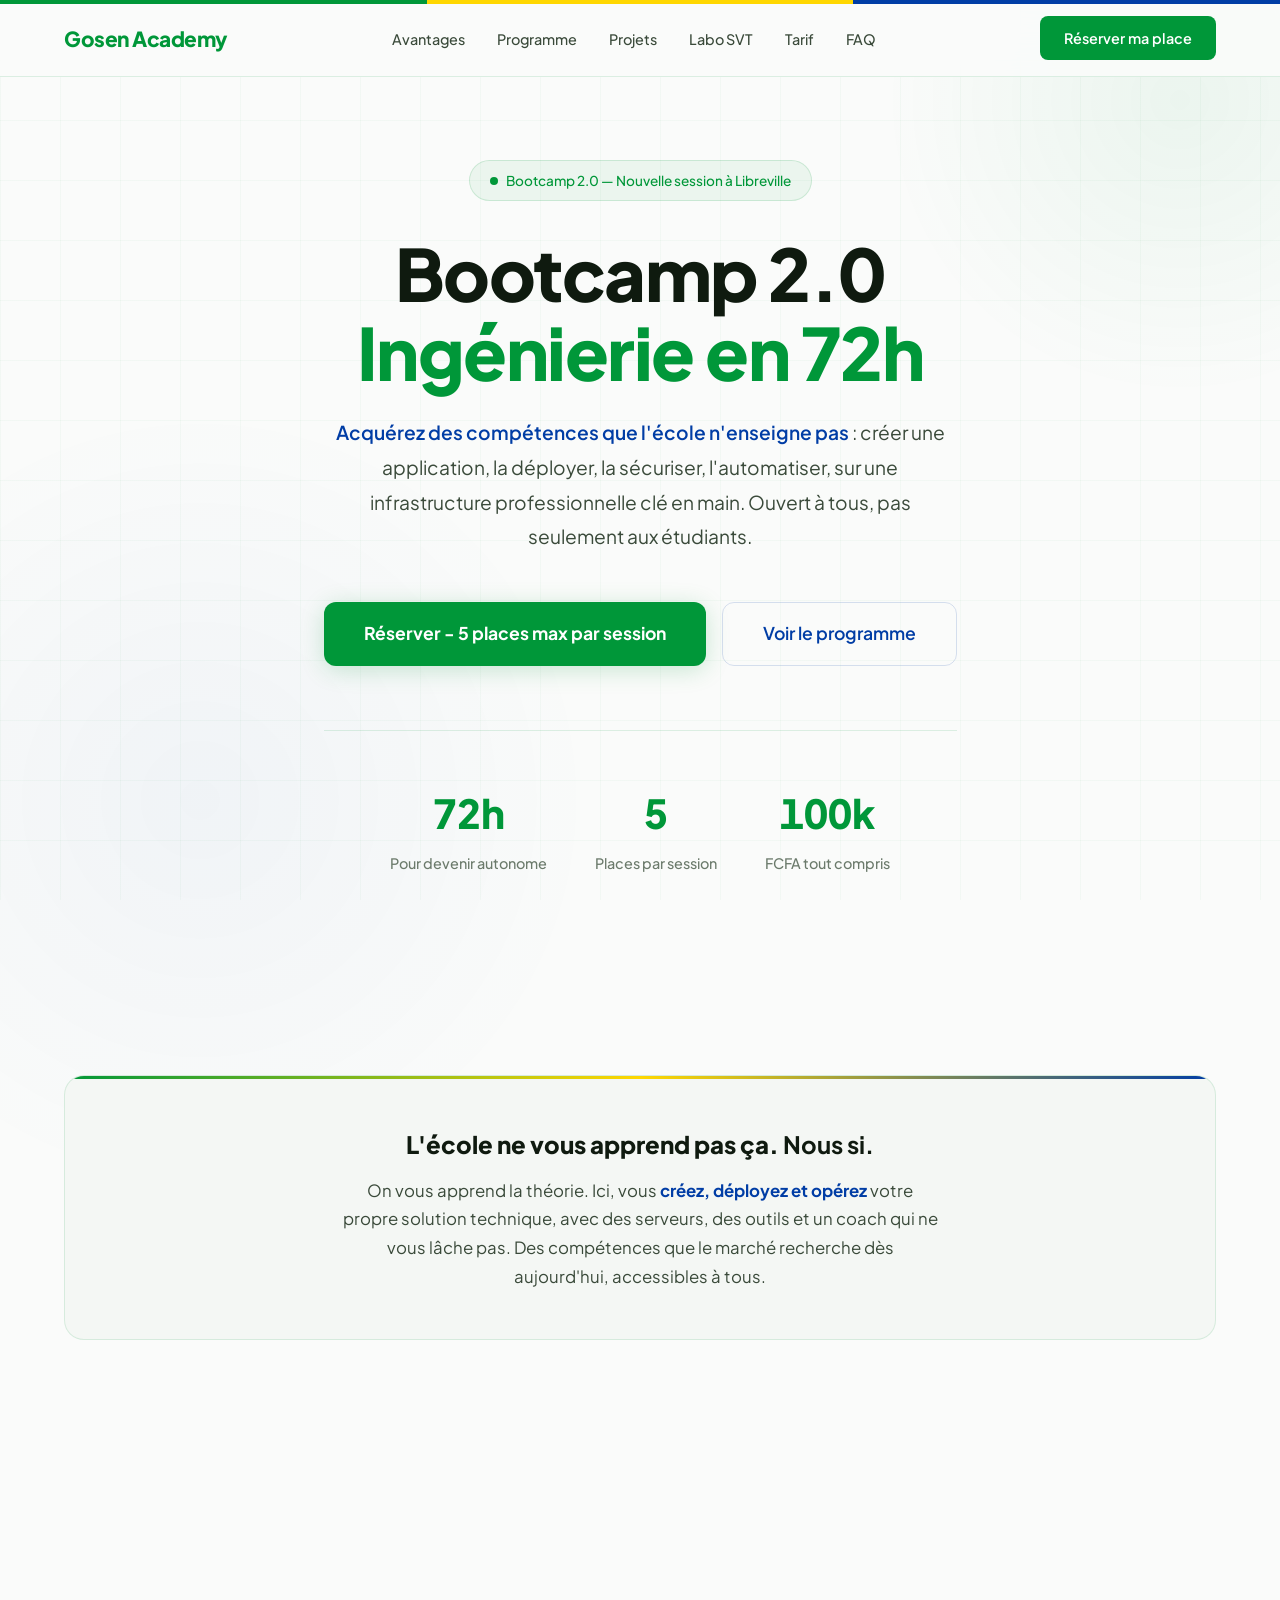
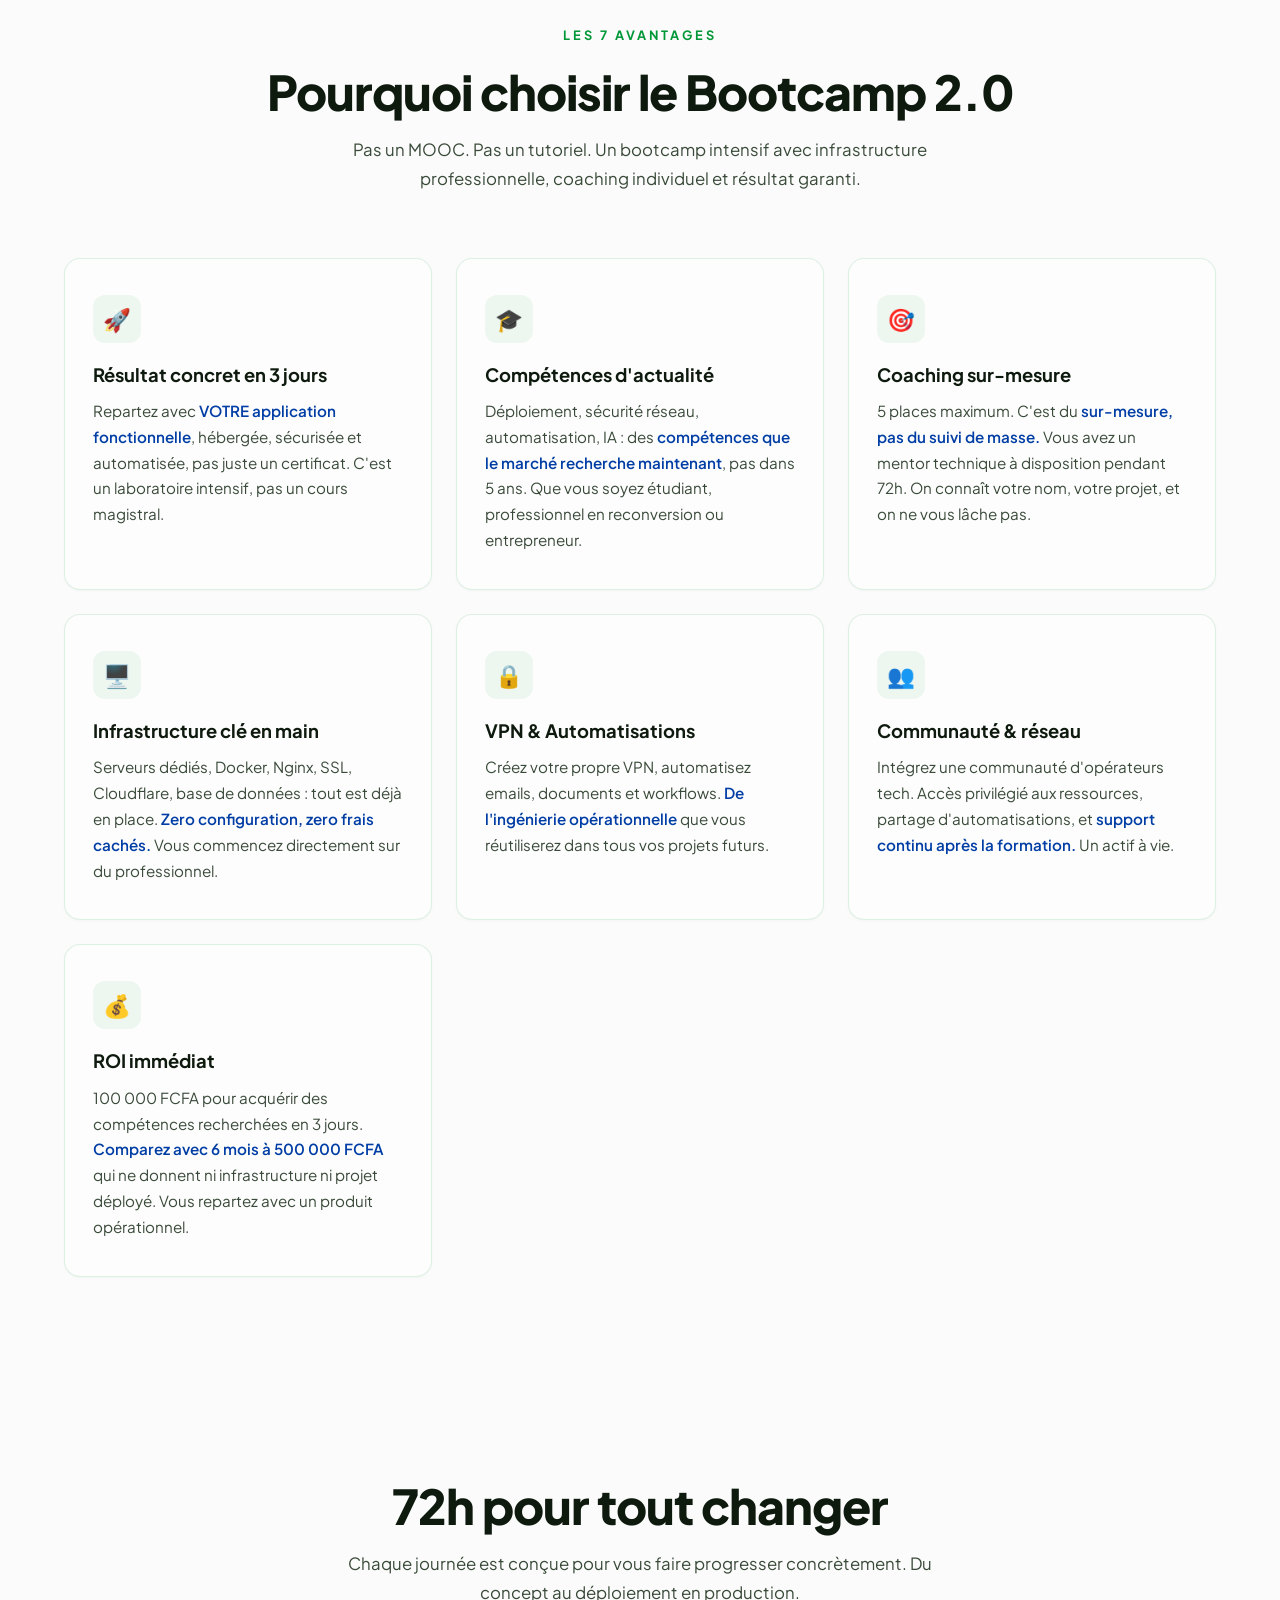
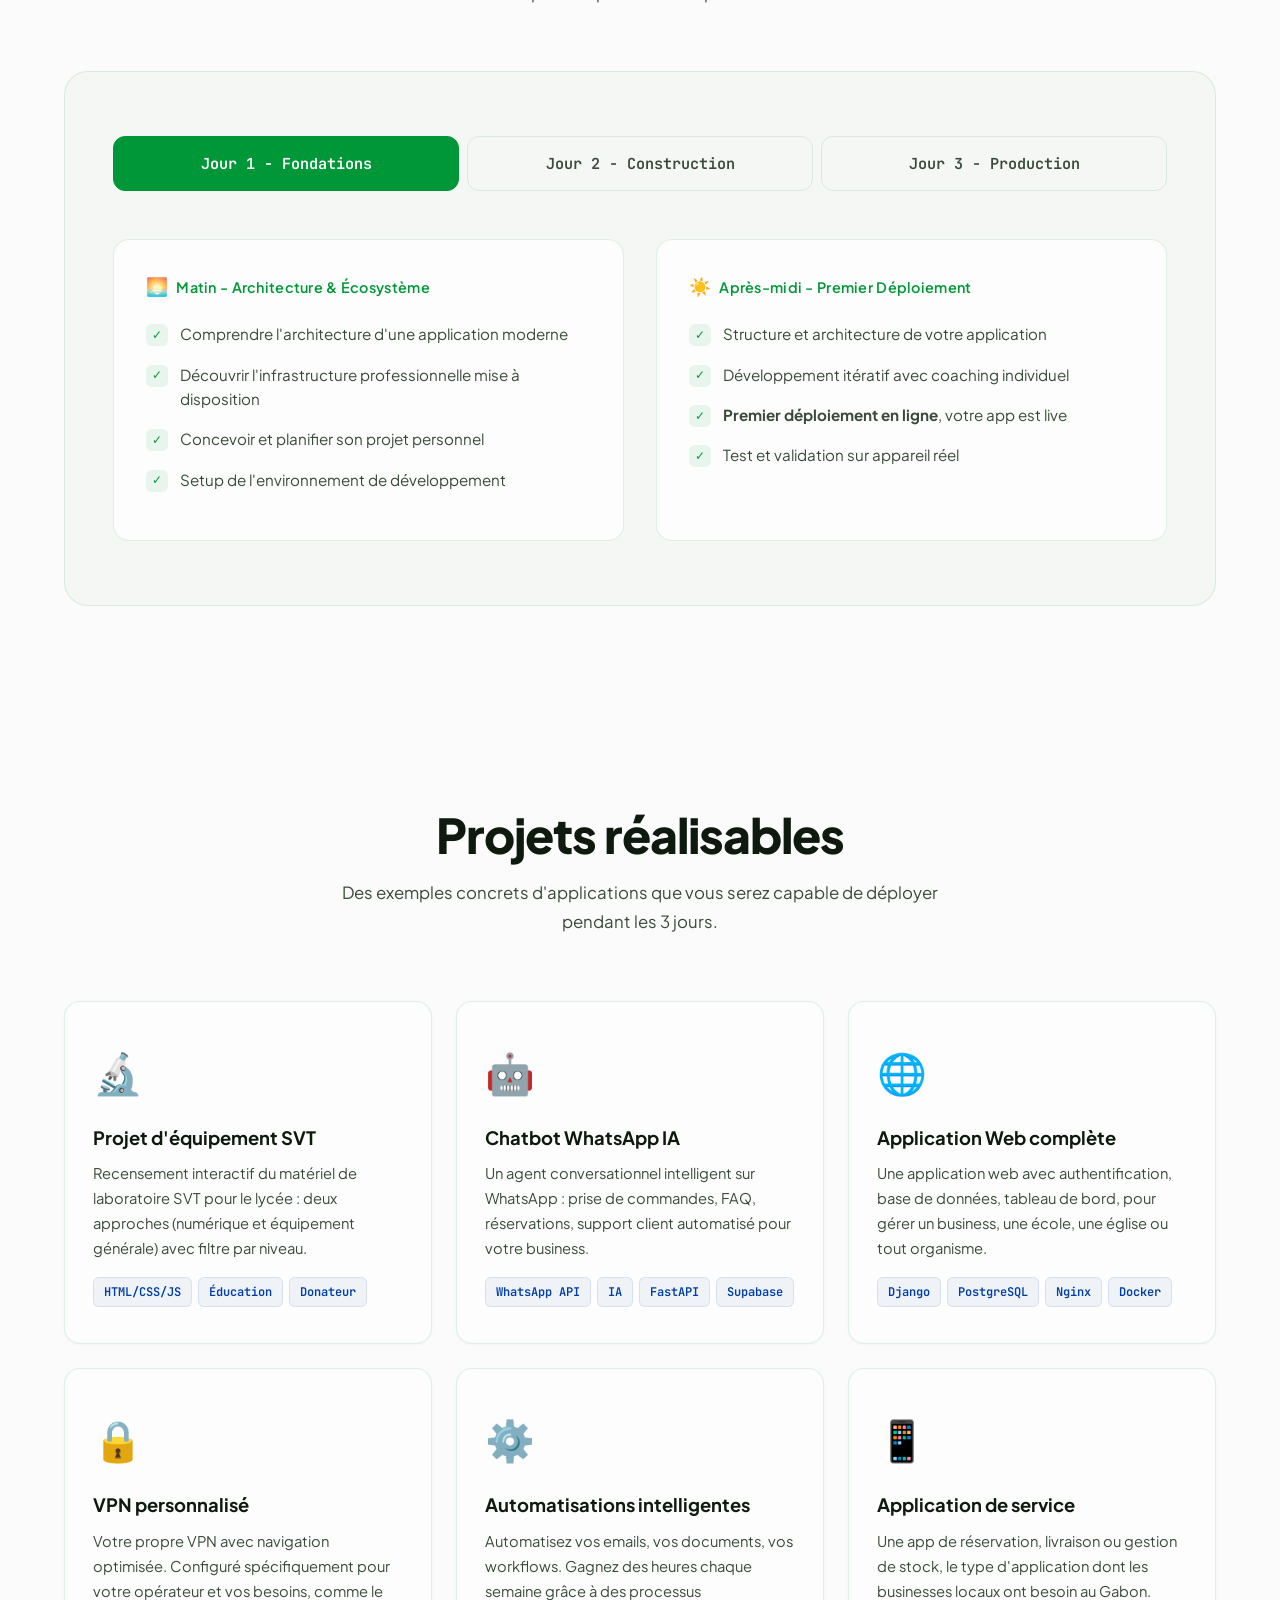
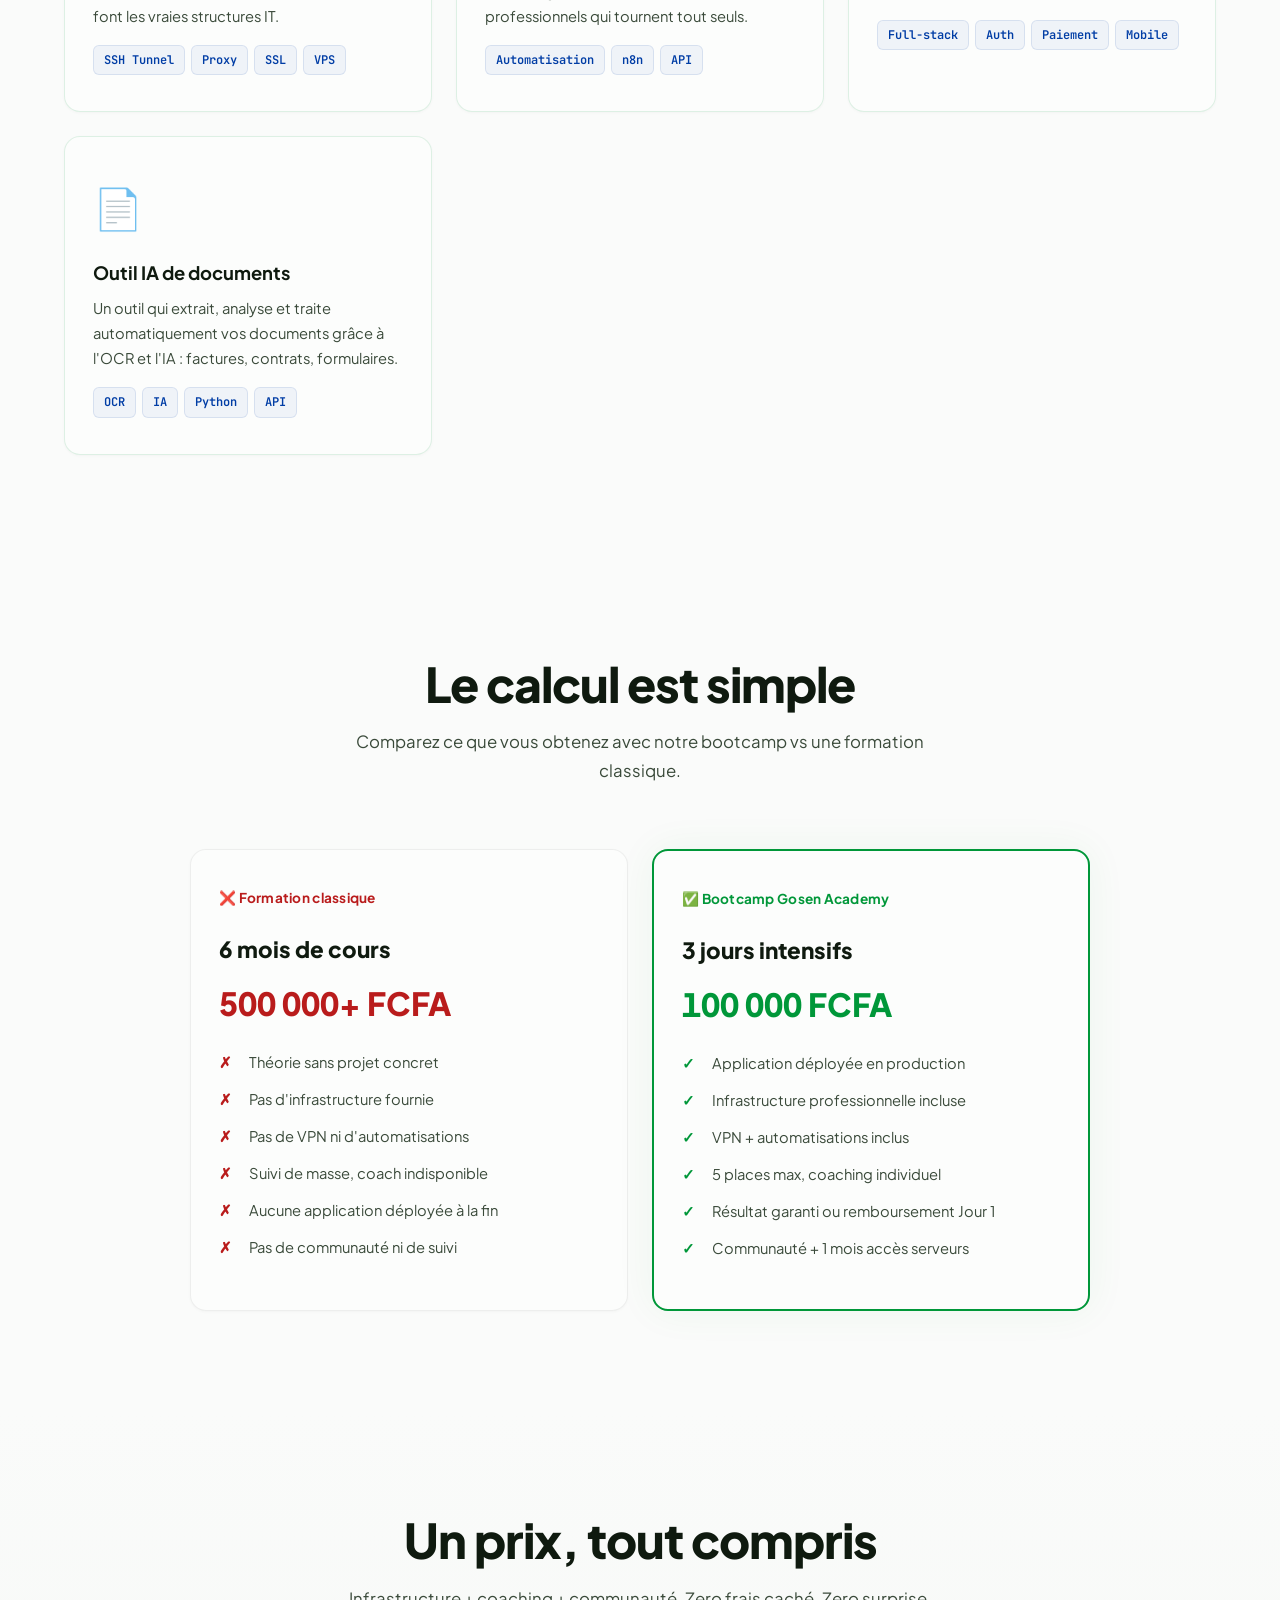
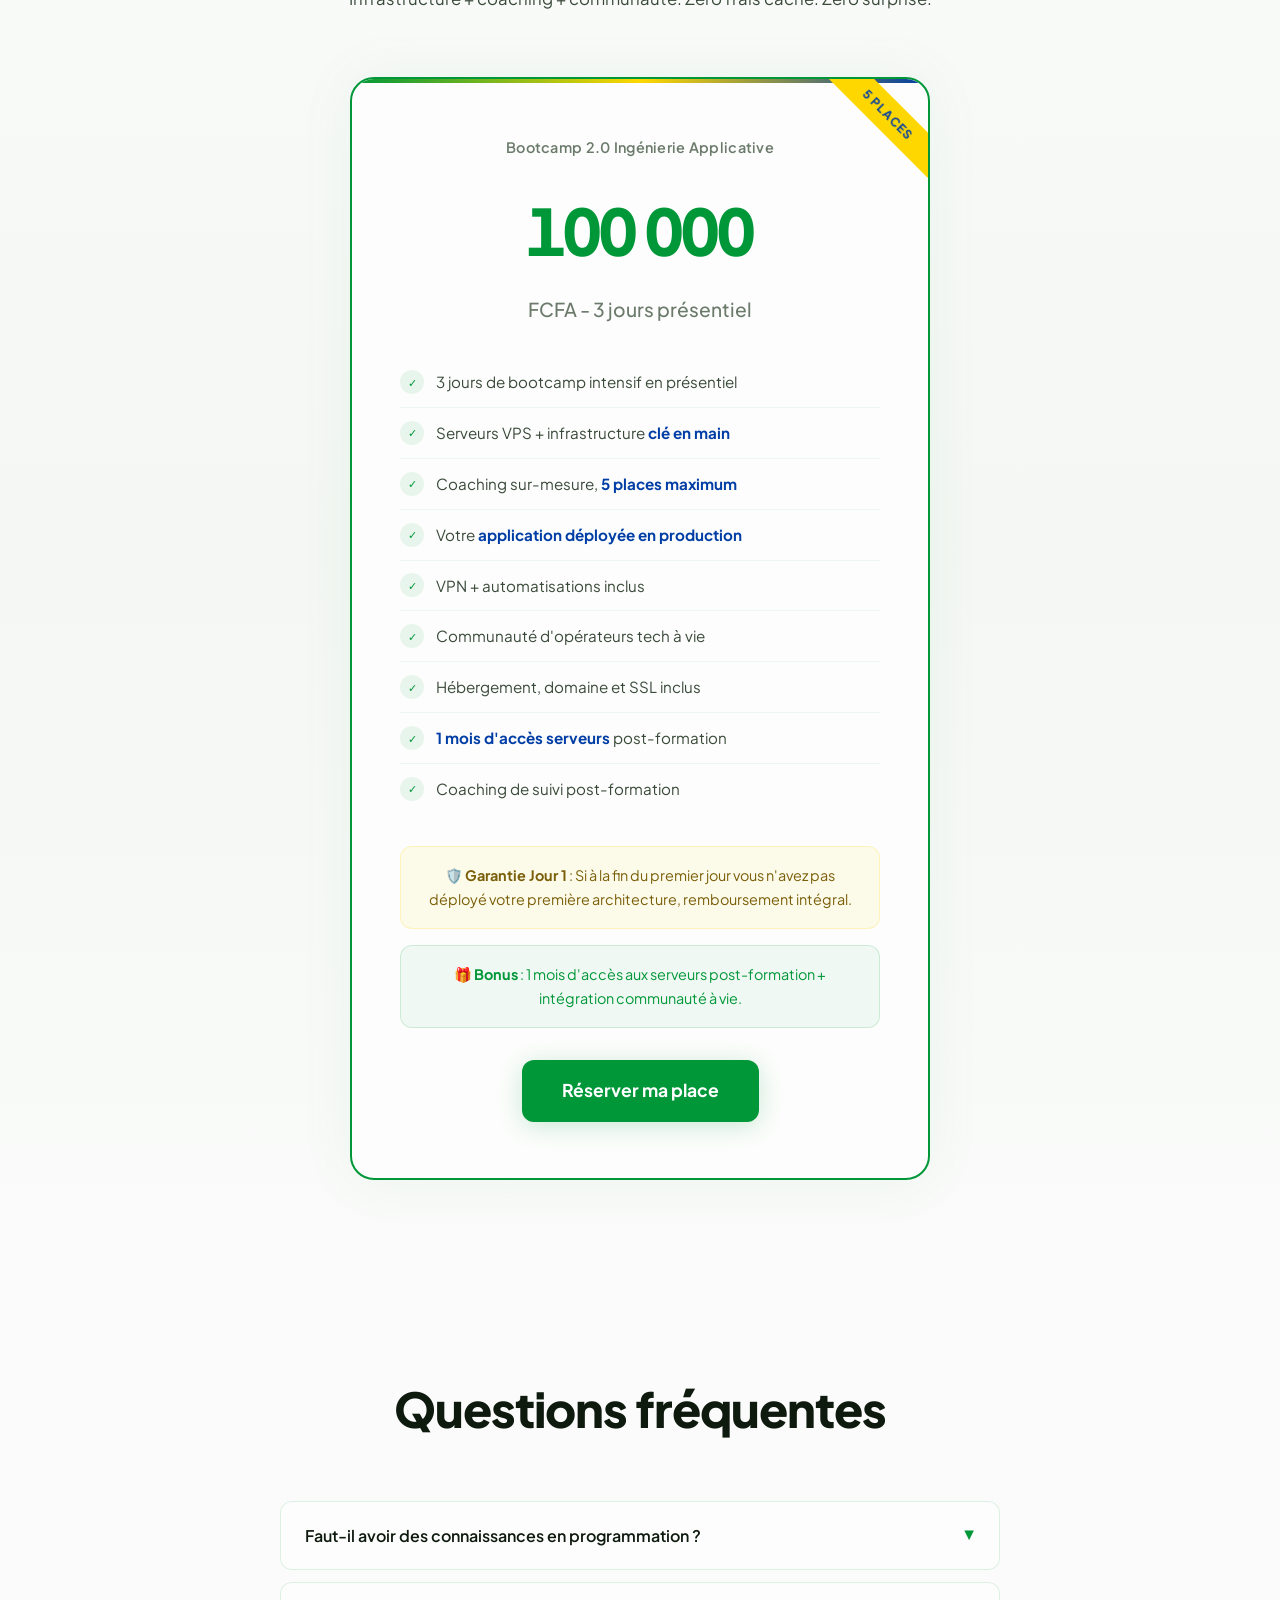
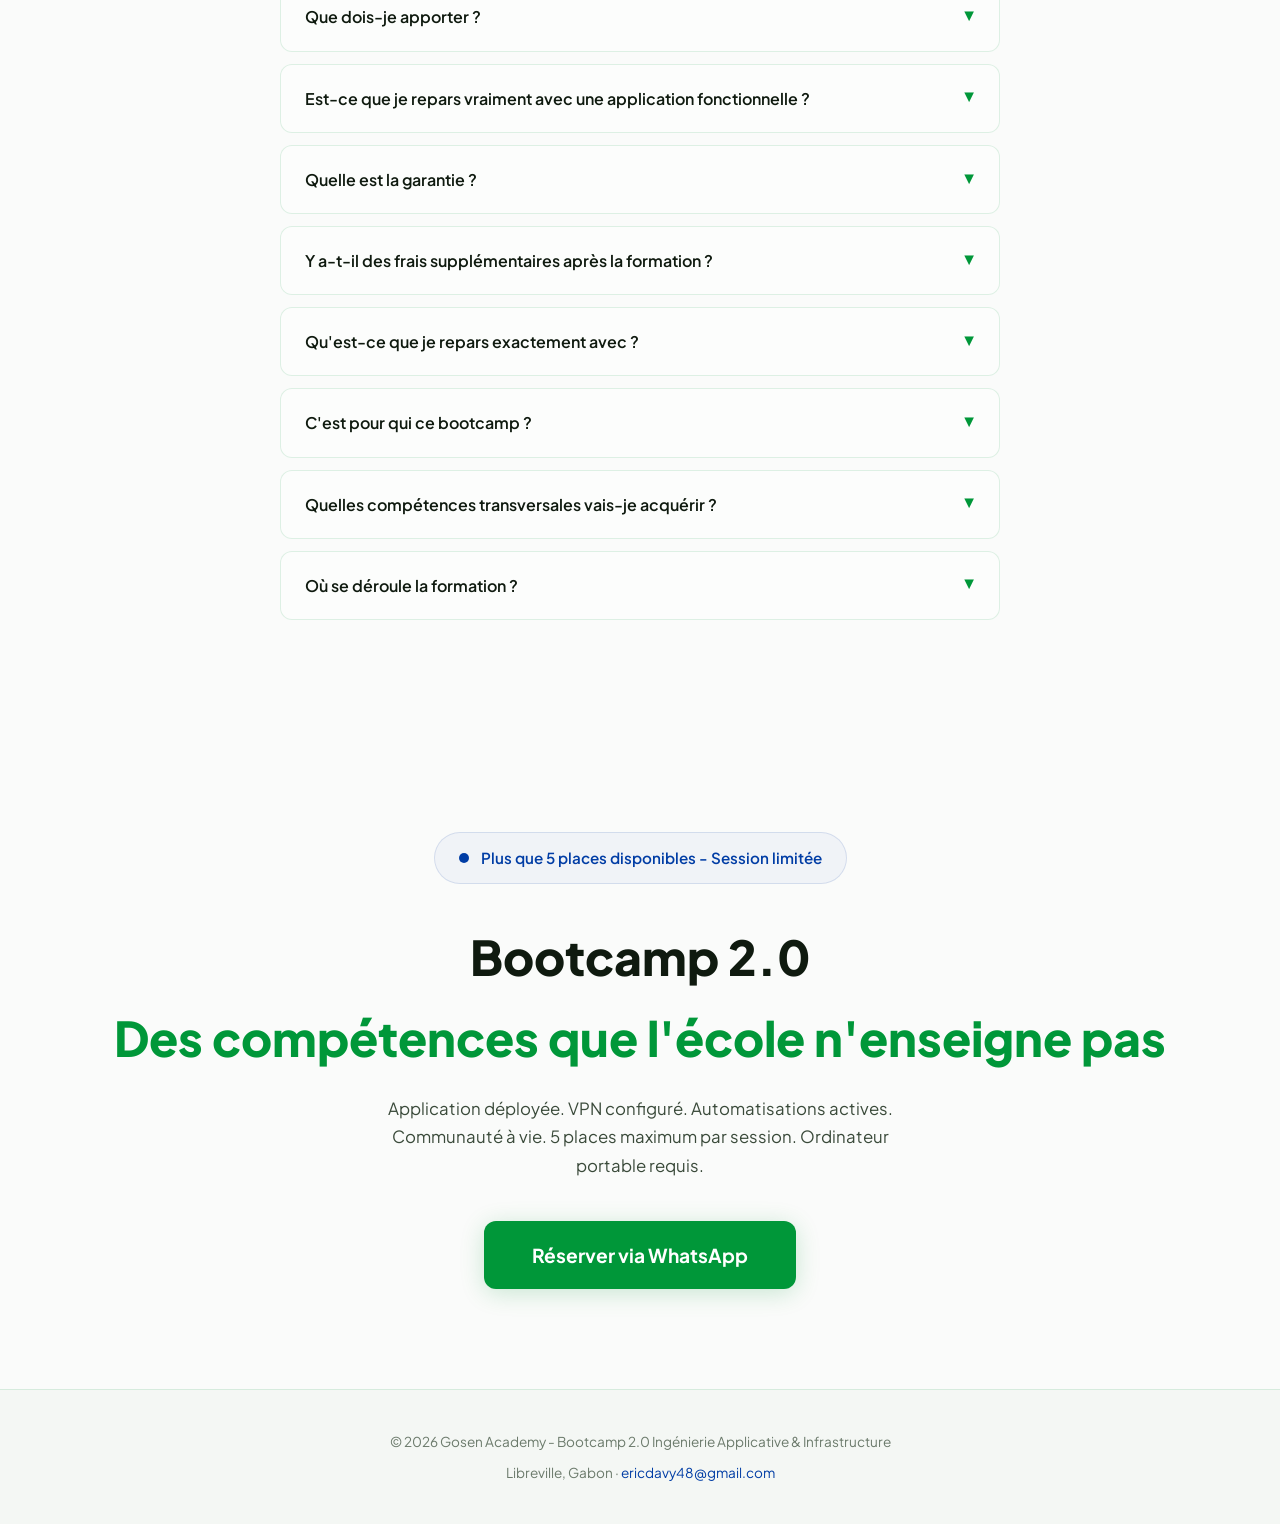
<file: index.html>
<!DOCTYPE html>
<html lang="fr">
<head>
    <meta charset="UTF-8">
    <meta name="viewport" content="width=device-width, initial-scale=1.0">
    <title>Bootcamp 2.0 — Ingénierie Applicative à Libreville</title>
    <meta name="description" content="Bootcamp 2.0 : en 72h, apprenez à créer, déployer et automatiser votre propre application. Coaching sur-mesure, infrastructure incluse, 5 places max. Ordinateur requis.">
    <link rel="preconnect" href="https://fonts.googleapis.com">
    <link href="https://fonts.googleapis.com/css2?family=Plus+Jakarta+Sans:wght@400;500;600;700;800&family=JetBrains+Mono:wght@500;600&display=swap" rel="stylesheet">
    <style>
        *, *::before, *::after { margin: 0; padding: 0; box-sizing: border-box; }

        :root {
            /* Couleurs du drapeau gabonais */
            --gabon-vert: #009739;
            --gabon-vert-light: #00b844;
            --gabon-jaune: #FFD700;
            --gabon-jaune-light: #FFEB3B;
            --gabon-bleu: #003DA5;
            --gabon-bleu-light: #1a56c4;

            /* Fonds teintés (jamais #fff/#000 purs) */
            --bg-primary: #fafbfa;
            --bg-secondary: #f4f7f4;
            --bg-card: #fcfdfc;
            --bg-card-hover: #f0f9f0;
            --accent: #009739;
            --accent-light: #00b844;
            --accent-glow: rgba(0, 151, 57, 0.15);
            --gold: #FFD700;
            --gold-light: #FFD700;
            --text-primary: #0f1a0f;
            --text-secondary: #3a4a3a;
            --text-muted: #6b7a6b;
            --border: rgba(0, 151, 57, 0.12);
            --success: #009739;
            --danger: #b91c1c;
        }

        html { scroll-behavior: smooth; }

        body {
            font-family: 'Plus Jakarta Sans', -apple-system, sans-serif;
            background: var(--bg-primary);
            color: var(--text-primary);
            line-height: 1.7;
            overflow-x: hidden;
        }

        /* Bande tricolore gabonaise en haut */
        body::before {
            content: '';
            position: fixed; top: 0; left: 0; right: 0; height: 4px; z-index: 40;
            background: linear-gradient(90deg, var(--gabon-vert) 33.33%, var(--gabon-jaune) 33.33%, var(--gabon-jaune) 66.66%, var(--gabon-bleu) 66.66%);
        }

        /* === ANIMATED BACKGROUND === */
        .bg-grid {
            position: fixed; top: 0; left: 0; width: 100%; height: 100%;
            background-image:
                linear-gradient(rgba(0, 151, 57, 0.03) 1px, transparent 1px),
                linear-gradient(90deg, rgba(0, 151, 57, 0.03) 1px, transparent 1px);
            background-size: 60px 60px;
            z-index: 0; pointer-events: none;
        }

        .bg-glow {
            position: fixed; top: -200px; right: -200px; width: 600px; height: 600px;
            background: radial-gradient(circle, rgba(0, 151, 57, 0.06) 0%, transparent 70%);
            z-index: 0; pointer-events: none;
            animation: float 8s ease-in-out infinite;
        }

        .bg-glow-2 {
            position: fixed; bottom: -300px; left: -200px; width: 800px; height: 800px;
            background: radial-gradient(circle, rgba(0, 61, 165, 0.04) 0%, transparent 70%);
            z-index: 0; pointer-events: none;
            animation: float 12s ease-in-out infinite reverse;
        }

        @keyframes float {
            0%, 100% { transform: translate(0, 0); }
            50% { transform: translate(30px, -30px); }
        }

        /* === REDUCED MOTION === */
        @media (prefers-reduced-motion: reduce) {
            .bg-glow, .bg-glow-2 { animation: none; }
            .hero-badge .dot { animation: none; }
            .places-counter .pulse-dot { animation: none; }
            .reveal { transition: none; opacity: 1; transform: none; }
            .day-content.active { animation: none; }
            html { scroll-behavior: auto; }
        }

        /* === CONTAINER === */
        .container { max-width: 1200px; margin: 0 auto; padding: 0 24px; position: relative; z-index: 1; }

        /* === NAVBAR === */
        .navbar {
            position: fixed; top: 0; left: 0; right: 0; z-index: 30;
            background: rgba(250, 251, 250, 0.92);
            backdrop-filter: blur(20px);
            -webkit-backdrop-filter: blur(20px);
            border-bottom: 1px solid var(--border);
            padding: 16px 0;
            transition: background 0.2s ease, box-shadow 0.2s ease;
        }

        .navbar .container {
            display: flex; align-items: center; justify-content: space-between;
        }

        .nav-brand {
            font-size: 1.3rem; font-weight: 800; letter-spacing: -0.5px;
            color: var(--gabon-vert);
        }

        .nav-links { display: flex; gap: 32px; list-style: none; }

        .nav-links a {
            color: var(--text-secondary); text-decoration: none; font-size: 0.9rem;
            font-weight: 500; transition: color 0.2s ease;
        }
        @media (hover: hover) and (pointer: fine) {
            .nav-links a:hover { color: var(--gabon-vert); }
        }

        .nav-cta {
            background: var(--gabon-vert); color: white; border: none; padding: 10px 24px;
            border-radius: 8px; font-weight: 600; font-size: 0.9rem; cursor: pointer;
            transition: background 0.2s ease, transform 0.15s ease, box-shadow 0.2s ease;
            text-decoration: none;
        }
        @media (hover: hover) and (pointer: fine) {
            .nav-cta:hover { background: var(--gabon-vert-light); transform: translateY(-1px); box-shadow: 0 4px 20px rgba(0, 151, 57, 0.25); }
        }
        .nav-cta:active { transform: scale(0.97); }

        /* === HERO (VARIANCE 6 : split-tone) === */
        .hero {
            padding: 160px 0 100px;
            text-align: center;
            min-height: 100dvh;
            display: flex; flex-direction: column; justify-content: center;
        }

        .hero-badge {
            display: inline-flex; align-items: center; gap: 8px;
            background: rgba(0, 151, 57, 0.06); border: 1px solid rgba(0, 151, 57, 0.15);
            padding: 8px 20px; border-radius: 50px;
            font-size: 0.85rem; font-weight: 500; color: var(--gabon-vert);
            margin-bottom: 32px;
            animation: fadeInUp 0.6s cubic-bezier(0.23, 1, 0.32, 1);
        }

        .hero-badge .dot {
            width: 8px; height: 8px; background: var(--gabon-vert); border-radius: 50%;
            animation: pulse 2s infinite;
        }

        @keyframes pulse {
            0%, 100% { opacity: 1; transform: scale(1); }
            50% { opacity: 0.5; transform: scale(1.3); }
        }

        .hero h1 {
            font-size: clamp(2.5rem, 6vw, 4.5rem);
            font-weight: 800; line-height: 1.1; letter-spacing: -1.5px;
            margin-bottom: 24px;
            animation: fadeInUp 0.6s cubic-bezier(0.23, 1, 0.32, 1) 0.1s both;
            max-width: 720px; margin-left: auto; margin-right: auto;
        }

        /* Split-tone : mot accentué en vert, reste en neutre */
        .hero h1 .accent-word { color: var(--gabon-vert); }

        .hero-sub {
            font-size: clamp(1.05rem, 2vw, 1.2rem);
            color: var(--text-secondary); max-width: 620px; margin: 0 auto 48px;
            line-height: 1.8;
            animation: fadeInUp 0.6s cubic-bezier(0.23, 1, 0.32, 1) 0.2s both;
        }

        .hero-sub strong { color: var(--gabon-bleu); font-weight: 600; }

        .hero-cta-group {
            display: flex; gap: 16px; justify-content: center; flex-wrap: wrap;
            animation: fadeInUp 0.6s cubic-bezier(0.23, 1, 0.32, 1) 0.3s both;
        }

        .btn-primary {
            display: inline-flex; align-items: center; gap: 8px;
            background: var(--gabon-vert);
            color: white; padding: 16px 40px; border-radius: 12px;
            font-size: 1.1rem; font-weight: 700; text-decoration: none;
            border: none; cursor: pointer;
            transition: background 0.2s ease, transform 0.15s ease, box-shadow 0.2s ease;
            box-shadow: 0 4px 24px rgba(0, 151, 57, 0.2);
        }
        @media (hover: hover) and (pointer: fine) {
            .btn-primary:hover { background: var(--gabon-vert-light); transform: translateY(-2px); box-shadow: 0 8px 40px rgba(0, 151, 57, 0.3); }
        }
        .btn-primary:active { transform: scale(0.97); }

        .btn-secondary {
            display: inline-flex; align-items: center; gap: 8px;
            background: transparent; color: var(--gabon-bleu);
            padding: 16px 40px; border-radius: 12px;
            font-size: 1.1rem; font-weight: 600; text-decoration: none;
            border: 1px solid rgba(0, 61, 165, 0.15); cursor: pointer;
            transition: border-color 0.2s ease, background 0.2s ease, transform 0.15s ease;
        }
        @media (hover: hover) and (pointer: fine) {
            .btn-secondary:hover { border-color: var(--gabon-bleu); background: rgba(0, 61, 165, 0.04); }
        }
        .btn-secondary:active { transform: scale(0.97); }

        .hero-stats {
            display: flex; justify-content: center; gap: 48px; margin-top: 64px;
            padding-top: 48px; border-top: 1px solid var(--border);
            animation: fadeInUp 0.6s cubic-bezier(0.23, 1, 0.32, 1) 0.4s both;
        }

        .hero-stat { text-align: center; }
        .hero-stat .number {
            font-size: 2.5rem; font-weight: 800;
            color: var(--gabon-vert);
            font-variant-numeric: tabular-nums;
        }
        .hero-stat .label { color: var(--text-muted); font-size: 0.9rem; font-weight: 500; margin-top: 4px; }

        @keyframes fadeInUp {
            from { opacity: 0; transform: translateY(20px); }
            to { opacity: 1; transform: translateY(0); }
        }

        /* === SECTION COMMON === */
        section { padding: 100px 0; }

        .section-header {
            text-align: center; margin-bottom: 64px;
        }

        /* Eyebrow : max 1 pour 3 sections */
        .section-tag {
            display: inline-block; font-size: 0.8rem; font-weight: 700;
            text-transform: uppercase; letter-spacing: 3px;
            color: var(--gabon-vert); margin-bottom: 16px;
        }

        .section-title {
            font-size: clamp(2rem, 4vw, 3rem);
            font-weight: 800; letter-spacing: -1px; line-height: 1.2;
        }

        .section-desc {
            color: var(--text-secondary); max-width: 650px; margin: 16px auto 0;
            font-size: 1.05rem; line-height: 1.7;
        }

        /* === PROMISE BANNER === */
        .promise-banner {
            background: var(--bg-secondary);
            border: 1px solid var(--border);
            border-radius: 20px;
            padding: 48px;
            text-align: center;
            margin-bottom: 80px;
            position: relative;
            overflow: hidden;
        }

        .promise-banner::before {
            content: '';
            position: absolute; top: 0; left: 0; right: 0; height: 3px;
            background: linear-gradient(90deg, var(--gabon-vert), var(--gabon-jaune), var(--gabon-bleu));
        }

        .promise-banner h3 {
            font-size: 1.5rem; font-weight: 800; margin-bottom: 12px;
        }

        .promise-banner p {
            font-size: 1.05rem; color: var(--text-secondary); max-width: 600px; margin: 0 auto;
            line-height: 1.7;
        }

        .promise-banner p strong { color: var(--gabon-bleu); font-weight: 700; }

        /* === AVANTAGES — grille asymétrique (VARIANCE 6) === */
        .advantages-grid {
            display: grid; grid-template-columns: repeat(3, 1fr);
            gap: 24px;
        }

        .advantage-card {
            background: var(--bg-card);
            border: 1px solid var(--border);
            border-radius: 16px;
            padding: 36px 28px;
            transition: transform 0.3s cubic-bezier(0.23, 1, 0.32, 1), border-color 0.3s ease, box-shadow 0.3s ease;
            position: relative; overflow: hidden;
            box-shadow: 0 1px 3px rgba(0,0,0,0.03);
        }

        @media (hover: hover) and (pointer: fine) {
            .advantage-card:hover {
                border-color: rgba(0, 151, 57, 0.25);
                transform: translateY(-4px);
                box-shadow: 0 8px 24px rgba(0, 151, 57, 0.06);
            }
        }

        .advantage-icon {
            width: 48px; height: 48px;
            background: rgba(0, 151, 57, 0.06);
            border-radius: 12px;
            display: flex; align-items: center; justify-content: center;
            font-size: 1.4rem; margin-bottom: 16px;
        }

        .advantage-card h3 {
            font-size: 1.15rem; font-weight: 700; margin-bottom: 8px;
        }

        .advantage-card p {
            color: var(--text-secondary); font-size: 0.95rem; line-height: 1.7;
        }

        .advantage-card .highlight {
            display: inline; color: var(--gabon-bleu); font-weight: 600;
        }

        /* === PROGRAMME === */
        .programme {
            background: var(--bg-secondary);
            border-radius: 24px;
            padding: 64px 48px;
            border: 1px solid var(--border);
        }

        .day-tabs {
            display: flex; gap: 8px; margin-bottom: 48px;
            flex-wrap: wrap;
        }

        .day-tab {
            flex: 1; min-width: 160px;
            padding: 16px 24px;
            background: transparent;
            border: 1px solid rgba(0, 151, 57, 0.12);
            border-radius: 12px;
            color: var(--text-secondary);
            font-weight: 600; font-size: 0.95rem;
            font-family: 'JetBrains Mono', monospace;
            cursor: pointer;
            transition: background 0.2s ease, border-color 0.2s ease, color 0.2s ease;
            text-align: center;
        }

        .day-tab.active {
            background: var(--gabon-vert);
            border-color: var(--gabon-vert);
            color: white;
        }
        @media (hover: hover) and (pointer: fine) {
            .day-tab:not(.active):hover {
                border-color: var(--gabon-vert);
                color: var(--gabon-vert);
            }
        }

        .day-content { display: none; }
        .day-content.active { display: block; animation: fadeInUp 0.4s cubic-bezier(0.23, 1, 0.32, 1); }

        .day-block {
            display: grid; grid-template-columns: 1fr 1fr;
            gap: 32px;
        }

        .day-half {
            background: var(--bg-card);
            border-radius: 16px;
            padding: 32px;
            border: 1px solid var(--border);
        }

        .day-half h4 {
            font-size: 0.9rem; font-weight: 600; letter-spacing: 0.02em;
            color: var(--gabon-vert); margin-bottom: 20px;
            display: flex; align-items: center; gap: 8px;
        }

        .day-half h4 .icon { font-size: 1.1rem; }

        .day-item {
            display: flex; align-items: flex-start; gap: 12px;
            margin-bottom: 16px;
        }

        .day-item .check {
            width: 22px; height: 22px; min-width: 22px;
            background: rgba(0, 151, 57, 0.08);
            border-radius: 6px;
            display: flex; align-items: center; justify-content: center;
            color: var(--gabon-vert); font-size: 0.75rem; margin-top: 2px;
        }

        .day-item span { color: var(--text-secondary); font-size: 0.95rem; line-height: 1.6; }

        /* === PROJETS === */
        .projects-grid {
            display: grid; grid-template-columns: repeat(auto-fit, minmax(300px, 1fr));
            gap: 24px;
        }

        .project-card {
            background: var(--bg-card);
            border: 1px solid var(--border);
            border-radius: 16px;
            padding: 36px 28px;
            transition: transform 0.3s cubic-bezier(0.23, 1, 0.32, 1), border-color 0.3s ease, box-shadow 0.3s ease;
            box-shadow: 0 1px 3px rgba(0,0,0,0.03);
        }

        @media (hover: hover) and (pointer: fine) {
            .project-card:hover {
                border-color: rgba(0, 151, 57, 0.25);
                transform: translateY(-4px);
                box-shadow: 0 8px 32px rgba(0, 151, 57, 0.06);
            }
        }

        .project-emoji { font-size: 2.5rem; margin-bottom: 16px; display: block; }

        .project-card h3 { font-size: 1.15rem; font-weight: 700; margin-bottom: 8px; }

        .project-card p { color: var(--text-secondary); font-size: 0.92rem; line-height: 1.7; }

        .project-techs {
            display: flex; flex-wrap: wrap; gap: 6px; margin-top: 16px;
        }

        .project-tech {
            padding: 4px 10px; border-radius: 6px;
            font-size: 0.75rem; font-weight: 600;
            font-family: 'JetBrains Mono', monospace;
            background: rgba(0, 61, 165, 0.05);
            color: var(--gabon-bleu);
            border: 1px solid rgba(0, 61, 165, 0.1);
        }

        /* === ROI COMPARISON === */
        .roi-grid {
            display: grid; grid-template-columns: 1fr 1fr;
            gap: 24px;
            max-width: 900px; margin: 0 auto;
        }

        .roi-card {
            background: var(--bg-card);
            border-radius: 16px;
            padding: 36px 28px;
            border: 1px solid rgba(0,0,0,0.06);
            box-shadow: 0 1px 3px rgba(0,0,0,0.03);
        }

        .roi-card.highlight {
            border: 2px solid var(--gabon-vert);
            box-shadow: 0 0 40px rgba(0, 151, 57, 0.06);
            position: relative;
        }

        .roi-card .roi-label {
            font-size: 0.85rem; font-weight: 700;
            letter-spacing: 0.02em; margin-bottom: 20px;
        }

        .roi-card .roi-label.bad { color: var(--danger); }
        .roi-card .roi-label.good { color: var(--gabon-vert); }

        .roi-card h3 { font-size: 1.4rem; font-weight: 800; margin-bottom: 8px; }
        .roi-card .roi-price { font-size: 2rem; font-weight: 900; margin-bottom: 20px; font-variant-numeric: tabular-nums; }

        .roi-card .roi-price.bad-price { color: var(--danger); }
        .roi-card .roi-price.good-price { color: var(--gabon-vert); }

        .roi-item {
            display: flex; align-items: flex-start; gap: 10px;
            margin-bottom: 12px; font-size: 0.92rem;
        }

        .roi-item .icon-x { color: var(--danger); font-weight: 700; min-width: 20px; }
        .roi-item .icon-check { color: var(--gabon-vert); font-weight: 700; min-width: 20px; }
        .roi-item span { color: var(--text-secondary); }

        /* === TARIF === */
        .pricing-section {
            background: linear-gradient(180deg, var(--bg-primary) 0%, var(--bg-secondary) 50%, var(--bg-primary) 100%);
        }

        .pricing-card {
            max-width: 580px; margin: 0 auto;
            background: var(--bg-card);
            border: 2px solid var(--gabon-vert);
            border-radius: 24px;
            padding: 56px 48px;
            text-align: center;
            position: relative;
            overflow: hidden;
            box-shadow: 0 0 60px rgba(0, 151, 57, 0.06);
        }

        .pricing-card::before {
            content: '';
            position: absolute; top: 0; left: 0; right: 0; height: 4px;
            background: linear-gradient(90deg, var(--gabon-vert), var(--gabon-jaune), var(--gabon-bleu));
        }

        .pricing-popular {
            position: absolute; top: 20px; right: -32px;
            background: var(--gabon-jaune); color: var(--gabon-bleu);
            padding: 6px 40px; font-size: 0.75rem; font-weight: 700;
            transform: rotate(45deg); text-transform: uppercase; letter-spacing: 1px;
        }

        .pricing-label {
            font-size: 0.9rem; color: var(--text-muted); font-weight: 600;
            letter-spacing: 0.02em; margin-bottom: 16px;
        }

        .pricing-amount {
            font-size: 4rem; font-weight: 900; letter-spacing: -2px;
            color: var(--gabon-vert);
            margin-bottom: 8px;
            font-variant-numeric: tabular-nums;
        }

        .pricing-currency {
            font-size: 1.2rem; color: var(--text-muted); font-weight: 500;
            margin-bottom: 32px;
        }

        .pricing-features {
            text-align: left; margin: 32px 0;
        }

        .pricing-feature {
            display: flex; align-items: center; gap: 12px;
            padding: 12px 0;
            border-bottom: 1px solid rgba(0, 151, 57, 0.06);
        }

        .pricing-feature:last-child { border-bottom: none; }

        .pricing-feature .pf-icon {
            width: 24px; height: 24px; min-width: 24px;
            background: rgba(0, 151, 57, 0.08);
            border-radius: 50%;
            display: flex; align-items: center; justify-content: center;
            color: var(--gabon-vert); font-size: 0.7rem;
        }

        .pricing-feature span { color: var(--text-secondary); font-size: 0.95rem; }
        .pricing-feature strong { color: var(--gabon-bleu); }

        .pricing-guarantee {
            margin-top: 24px;
            padding: 16px;
            background: rgba(255, 215, 0, 0.08);
            border: 1px solid rgba(255, 215, 0, 0.2);
            border-radius: 12px;
            font-size: 0.9rem; color: #7a5f0a;
        }

        .pricing-bonus {
            margin-top: 16px;
            padding: 16px;
            background: rgba(0, 151, 57, 0.05);
            border: 1px solid rgba(0, 151, 57, 0.15);
            border-radius: 12px;
            font-size: 0.9rem; color: var(--gabon-vert);
        }

        /* === FAQ === */
        .faq-list { max-width: 720px; margin: 0 auto; }

        .faq-item {
            border: 1px solid var(--border);
            border-radius: 12px;
            margin-bottom: 12px;
            overflow: hidden;
            background: var(--bg-card);
        }

        .faq-question {
            padding: 20px 24px;
            cursor: pointer; font-weight: 600; font-size: 1rem;
            display: flex; justify-content: space-between; align-items: center;
            color: var(--text-primary);
            transition: background 0.2s ease;
        }

        @media (hover: hover) and (pointer: fine) {
            .faq-question:hover { background: rgba(0, 151, 57, 0.02); }
        }

        .faq-arrow {
            transition: transform 0.25s cubic-bezier(0.23, 1, 0.32, 1);
            color: var(--gabon-vert);
            font-size: 0.8rem;
        }

        .faq-item.open .faq-arrow { transform: rotate(180deg); }

        .faq-answer {
            max-height: 0; overflow: hidden;
            transition: max-height 0.3s cubic-bezier(0.23, 1, 0.32, 1);
        }

        .faq-item.open .faq-answer { max-height: 300px; }

        .faq-answer-inner {
            padding: 0 24px 20px;
            color: var(--text-secondary); font-size: 0.95rem; line-height: 1.7;
        }

        /* === CTA FINAL === */
        .cta-final {
            text-align: center;
            padding: 100px 0;
        }

        .cta-final h2 {
            font-size: clamp(2rem, 4vw, 3rem);
            font-weight: 800; margin-bottom: 16px;
        }

        .cta-final h2 .accent-word { color: var(--gabon-vert); }

        .cta-final p {
            color: var(--text-secondary); font-size: 1.05rem;
            max-width: 550px; margin: 0 auto 40px;
        }

        .places-counter {
            display: inline-flex; align-items: center; gap: 12px;
            background: rgba(0, 61, 165, 0.04);
            border: 1px solid rgba(0, 61, 165, 0.12);
            padding: 12px 24px; border-radius: 50px;
            margin-bottom: 32px;
            font-size: 0.95rem; font-weight: 600; color: var(--gabon-bleu);
        }

        .places-counter .pulse-dot {
            width: 10px; height: 10px;
            background: var(--gabon-bleu); border-radius: 50%;
            animation: pulse 1.5s infinite;
        }

        /* === FOOTER === */
        footer {
            border-top: 1px solid var(--border);
            padding: 40px 0;
            text-align: center;
            color: var(--text-muted);
            font-size: 0.85rem;
            background: var(--bg-secondary);
        }

        footer a { color: var(--gabon-bleu); text-decoration: none; }
        @media (hover: hover) and (pointer: fine) {
            footer a:hover { text-decoration: underline; }
        }

        /* === RESPONSIVE === */
        @media (max-width: 768px) {
            .nav-links { display: none; }
            .hero h1 { letter-spacing: -0.5px; }
            .hero-stats { gap: 24px; flex-wrap: wrap; }
            .hero-stat .number { font-size: 2rem; }
            .programme { padding: 40px 24px; }
            .day-block { grid-template-columns: 1fr; }
            .day-half { padding: 24px; }
            .pricing-card { padding: 40px 28px; }
            .pricing-amount { font-size: 3rem; }
            section { padding: 64px 0; }
            .roi-grid { grid-template-columns: 1fr; }
            .promise-banner { padding: 32px 24px; }
            .advantages-grid { grid-template-columns: 1fr; }
        }

        /* === SCROLL ANIMATIONS === */
        .reveal {
            opacity: 0; transform: translateY(16px);
            transition: opacity 0.5s ease, transform 0.5s cubic-bezier(0.23, 1, 0.32, 1);
        }
        .reveal.visible {
            opacity: 1; transform: translateY(0);
        }
    </style>
</head>
<body>

<div class="bg-grid"></div>
<div class="bg-glow"></div>
<div class="bg-glow-2"></div>

<!-- NAVBAR -->
<nav class="navbar">
    <div class="container">
        <div class="nav-brand">Gosen Academy</div>
        <ul class="nav-links">
            <li><a href="#avantages">Avantages</a></li>
            <li><a href="#programme">Programme</a></li>
            <li><a href="#projets">Projets</a></li>
            <li><a href="projet-equipement-svt.html">Labo SVT</a></li>
            <li><a href="#tarif">Tarif</a></li>
            <li><a href="#faq">FAQ</a></li>
        </ul>
        <a href="#inscription" class="nav-cta">Réserver ma place</a>
    </div>
</nav>

<!-- HERO -->
<section class="hero">
    <div class="container">
        <div class="hero-badge">
            <span class="dot"></span>
            Bootcamp 2.0 — Nouvelle session à Libreville
        </div>
        <h1>Bootcamp 2.0<br><span class="accent-word">Ingénierie en 72h</span></h1>
        <p class="hero-sub">
            <strong>Acquérez des compétences que l'école n'enseigne pas</strong> :
            créer une application, la déployer, la sécuriser, l'automatiser,
            sur une infrastructure professionnelle clé en main.
            Ouvert à tous, pas seulement aux étudiants.
        </p>
        <div class="hero-cta-group">
            <a href="#inscription" class="btn-primary">Réserver - 5 places max par session</a>
            <a href="#programme" class="btn-secondary">Voir le programme</a>
        </div>
        <div class="hero-stats">
            <div class="hero-stat">
                <div class="number">72h</div>
                <div class="label">Pour devenir autonome</div>
            </div>
            <div class="hero-stat">
                <div class="number">5</div>
                <div class="label">Places par session</div>
            </div>
            <div class="hero-stat">
                <div class="number">100k</div>
                <div class="label">FCFA tout compris</div>
            </div>
        </div>
    </div>
</section>

<!-- PROMESSE -->
<section id="promesse">
    <div class="container">
        <div class="promise-banner reveal">
            <h3>L'école ne vous apprend pas ça. <strong>Nous si.</strong></h3>
            <p>On vous apprend la théorie. Ici, vous <strong>créez, déployez et opérez</strong> votre propre solution technique, avec des serveurs, des outils et un coach qui ne vous lâche pas. Des compétences que le marché recherche dès aujourd'hui, accessibles à tous.</p>
        </div>
    </div>
</section>

<!-- AVANTAGES -->
<section id="avantages">
    <div class="container">
        <div class="section-header reveal">
            <div class="section-tag">Les 7 avantages</div>
            <h2 class="section-title">Pourquoi choisir le Bootcamp 2.0</h2>
            <p class="section-desc">Pas un MOOC. Pas un tutoriel. Un bootcamp intensif avec infrastructure professionnelle, coaching individuel et résultat garanti.</p>
        </div>
        <div class="advantages-grid">
            <div class="advantage-card reveal">
                <div class="advantage-icon">🚀</div>
                <h3>Résultat concret en 3 jours</h3>
                <p>Repartez avec <span class="highlight">VOTRE application fonctionnelle</span>, hébergée, sécurisée et automatisée, pas juste un certificat. C'est un laboratoire intensif, pas un cours magistral.</p>
            </div>
            <div class="advantage-card reveal">
                <div class="advantage-icon">🎓</div>
                <h3>Compétences d'actualité</h3>
                <p>Déploiement, sécurité réseau, automatisation, IA : des <span class="highlight">compétences que le marché recherche maintenant</span>, pas dans 5 ans. Que vous soyez étudiant, professionnel en reconversion ou entrepreneur.</p>
            </div>
            <div class="advantage-card reveal">
                <div class="advantage-icon">🎯</div>
                <h3>Coaching sur-mesure</h3>
                <p>5 places maximum. C'est du <span class="highlight">sur-mesure, pas du suivi de masse.</span> Vous avez un mentor technique à disposition pendant 72h. On connaît votre nom, votre projet, et on ne vous lâche pas.</p>
            </div>
            <div class="advantage-card reveal">
                <div class="advantage-icon">🖥️</div>
                <h3>Infrastructure clé en main</h3>
                <p>Serveurs dédiés, Docker, Nginx, SSL, Cloudflare, base de données : tout est déjà en place. <span class="highlight">Zero configuration, zero frais cachés.</span> Vous commencez directement sur du professionnel.</p>
            </div>
            <div class="advantage-card reveal">
                <div class="advantage-icon">🔒</div>
                <h3>VPN & Automatisations</h3>
                <p>Créez votre propre VPN, automatisez emails, documents et workflows. <span class="highlight">De l'ingénierie opérationnelle</span> que vous réutiliserez dans tous vos projets futurs.</p>
            </div>
            <div class="advantage-card reveal">
                <div class="advantage-icon">👥</div>
                <h3>Communauté & réseau</h3>
                <p>Intégrez une communauté d'opérateurs tech. Accès privilégié aux ressources, partage d'automatisations, et <span class="highlight">support continu après la formation.</span> Un actif à vie.</p>
            </div>
            <div class="advantage-card reveal">
                <div class="advantage-icon">💰</div>
                <h3>ROI immédiat</h3>
                <p>100 000 FCFA pour acquérir des compétences recherchées en 3 jours. <span class="highlight">Comparez avec 6 mois à 500 000 FCFA</span> qui ne donnent ni infrastructure ni projet déployé. Vous repartez avec un produit opérationnel.</p>
            </div>
        </div>
    </div>
</section>

<!-- PROGRAMME -->
<section id="programme">
    <div class="container">
        <div class="section-header reveal">
            <h2 class="section-title">72h pour tout changer</h2>
            <p class="section-desc">Chaque journée est conçue pour vous faire progresser concrètement. Du concept au déploiement en production.</p>
        </div>
        <div class="programme reveal">
            <div class="day-tabs">
                <button class="day-tab active" onclick="showDay(1)">Jour 1 - Fondations</button>
                <button class="day-tab" onclick="showDay(2)">Jour 2 - Construction</button>
                <button class="day-tab" onclick="showDay(3)">Jour 3 - Production</button>
            </div>

            <div class="day-content active" id="day-1">
                <div class="day-block">
                    <div class="day-half">
                        <h4><span class="icon">🌅</span> Matin - Architecture & Écosystème</h4>
                        <div class="day-item">
                            <div class="check">✓</div>
                            <span>Comprendre l'architecture d'une application moderne</span>
                        </div>
                        <div class="day-item">
                            <div class="check">✓</div>
                            <span>Découvrir l'infrastructure professionnelle mise à disposition</span>
                        </div>
                        <div class="day-item">
                            <div class="check">✓</div>
                            <span>Concevoir et planifier son projet personnel</span>
                        </div>
                        <div class="day-item">
                            <div class="check">✓</div>
                            <span>Setup de l'environnement de développement</span>
                        </div>
                    </div>
                    <div class="day-half">
                        <h4><span class="icon">☀️</span> Après-midi - Premier Déploiement</h4>
                        <div class="day-item">
                            <div class="check">✓</div>
                            <span>Structure et architecture de votre application</span>
                        </div>
                        <div class="day-item">
                            <div class="check">✓</div>
                            <span>Développement itératif avec coaching individuel</span>
                        </div>
                        <div class="day-item">
                            <div class="check">✓</div>
                            <span><strong>Premier déploiement en ligne</strong>, votre app est live</span>
                        </div>
                        <div class="day-item">
                            <div class="check">✓</div>
                            <span>Test et validation sur appareil réel</span>
                        </div>
                    </div>
                </div>
            </div>

            <div class="day-content" id="day-2">
                <div class="day-block">
                    <div class="day-half">
                        <h4><span class="icon">🌅</span> Matin - Fonctionnalités Avancées</h4>
                        <div class="day-item">
                            <div class="check">✓</div>
                            <span>Authentification et gestion des utilisateurs</span>
                        </div>
                        <div class="day-item">
                            <div class="check">✓</div>
                            <span>Base de données et opérations CRUD</span>
                        </div>
                        <div class="day-item">
                            <div class="check">✓</div>
                            <span>Intégration de l'intelligence artificielle</span>
                        </div>
                        <div class="day-item">
                            <div class="check">✓</div>
                            <span>Sécurité et bonnes pratiques de déploiement</span>
                        </div>
                    </div>
                    <div class="day-half">
                        <h4><span class="icon">☀️</span> Après-midi - Projet Personnel</h4>
                        <div class="day-item">
                            <div class="check">✓</div>
                            <span>Construire votre application avec coaching</span>
                        </div>
                        <div class="day-item">
                            <div class="check">✓</div>
                            <span>Intégrer les fonctionnalités clés de votre projet</span>
                        </div>
                        <div class="day-item">
                            <div class="check">✓</div>
                            <span>Tests et débuggage en conditions réelles</span>
                        </div>
                        <div class="day-item">
                            <div class="check">✓</div>
                            <span>Optimisation et préparation au déploiement final</span>
                        </div>
                    </div>
                </div>
            </div>

            <div class="day-content" id="day-3">
                <div class="day-block">
                    <div class="day-half">
                        <h4><span class="icon">🌅</span> Matin - VPN & Automatisations</h4>
                        <div class="day-item">
                            <div class="check">✓</div>
                            <span>Créer et configurer votre propre VPN</span>
                        </div>
                        <div class="day-item">
                            <div class="check">✓</div>
                            <span>Automatisations : emails, documents, workflows</span>
                        </div>
                        <div class="day-item">
                            <div class="check">✓</div>
                            <span>Workflows d'automatisation avec n8n</span>
                        </div>
                        <div class="day-item">
                            <div class="check">✓</div>
                            <span>Connexion entre vos outils et votre application</span>
                        </div>
                    </div>
                    <div class="day-half">
                        <h4><span class="icon">☀️</span> Après-midi - Mise en Production</h4>
                        <div class="day-item">
                            <div class="check">✓</div>
                            <span>Finalisation et déploiement en production</span>
                        </div>
                        <div class="day-item">
                            <div class="check">✓</div>
                            <span>Configuration domaine, SSL et sécurité</span>
                        </div>
                        <div class="day-item">
                            <div class="check">✓</div>
                            <span><strong>Lancement officiel de votre application</strong></span>
                        </div>
                        <div class="day-item">
                            <div class="check">✓</div>
                            <span>Intégration à la communauté d'opérateurs tech</span>
                        </div>
                    </div>
                </div>
            </div>
        </div>
    </div>
</section>

<!-- PROJETS -->
<section id="projets">
    <div class="container">
        <div class="section-header reveal">
            <h2 class="section-title">Projets réalisables</h2>
            <p class="section-desc">Des exemples concrets d'applications que vous serez capable de déployer pendant les 3 jours.</p>
        </div>
        <div class="projects-grid">
            <a href="projet-equipement-svt.html" class="project-card reveal" style="text-decoration: none; color: inherit;">
                <span class="project-emoji">🔬</span>
                <h3>Projet d'équipement SVT</h3>
                <p>Recensement interactif du matériel de laboratoire SVT pour le lycée : deux approches (numérique et équipement générale) avec filtre par niveau.</p>
                <div class="project-techs">
                    <span class="project-tech">HTML/CSS/JS</span>
                    <span class="project-tech">Éducation</span>
                    <span class="project-tech">Donateur</span>
                </div>
            </a>
            <div class="project-card reveal">
                <span class="project-emoji">🤖</span>
                <h3>Chatbot WhatsApp IA</h3>
                <p>Un agent conversationnel intelligent sur WhatsApp : prise de commandes, FAQ, réservations, support client automatisé pour votre business.</p>
                <div class="project-techs">
                    <span class="project-tech">WhatsApp API</span>
                    <span class="project-tech">IA</span>
                    <span class="project-tech">FastAPI</span>
                    <span class="project-tech">Supabase</span>
                </div>
            </div>
            <div class="project-card reveal">
                <span class="project-emoji">🌐</span>
                <h3>Application Web complète</h3>
                <p>Une application web avec authentification, base de données, tableau de bord, pour gérer un business, une école, une église ou tout organisme.</p>
                <div class="project-techs">
                    <span class="project-tech">Django</span>
                    <span class="project-tech">PostgreSQL</span>
                    <span class="project-tech">Nginx</span>
                    <span class="project-tech">Docker</span>
                </div>
            </div>
            <div class="project-card reveal">
                <span class="project-emoji">🔒</span>
                <h3>VPN personnalisé</h3>
                <p>Votre propre VPN avec navigation optimisée. Configuré spécifiquement pour votre opérateur et vos besoins, comme le font les vraies structures IT.</p>
                <div class="project-techs">
                    <span class="project-tech">SSH Tunnel</span>
                    <span class="project-tech">Proxy</span>
                    <span class="project-tech">SSL</span>
                    <span class="project-tech">VPS</span>
                </div>
            </div>
            <div class="project-card reveal">
                <span class="project-emoji">⚙️</span>
                <h3>Automatisations intelligentes</h3>
                <p>Automatisez vos emails, vos documents, vos workflows. Gagnez des heures chaque semaine grâce à des processus professionnels qui tournent tout seuls.</p>
                <div class="project-techs">
                    <span class="project-tech">Automatisation</span>
                    <span class="project-tech">n8n</span>
                    <span class="project-tech">API</span>
                </div>
            </div>
            <div class="project-card reveal">
                <span class="project-emoji">📱</span>
                <h3>Application de service</h3>
                <p>Une app de réservation, livraison ou gestion de stock, le type d'application dont les businesses locaux ont besoin au Gabon.</p>
                <div class="project-techs">
                    <span class="project-tech">Full-stack</span>
                    <span class="project-tech">Auth</span>
                    <span class="project-tech">Paiement</span>
                    <span class="project-tech">Mobile</span>
                </div>
            </div>
            <div class="project-card reveal">
                <span class="project-emoji">📄</span>
                <h3>Outil IA de documents</h3>
                <p>Un outil qui extrait, analyse et traite automatiquement vos documents grâce à l'OCR et l'IA : factures, contrats, formulaires.</p>
                <div class="project-techs">
                    <span class="project-tech">OCR</span>
                    <span class="project-tech">IA</span>
                    <span class="project-tech">Python</span>
                    <span class="project-tech">API</span>
                </div>
            </div>
        </div>
    </div>
</section>

<!-- ROI COMPARISON -->
<section id="roi">
    <div class="container">
        <div class="section-header reveal">
            <h2 class="section-title">Le calcul est simple</h2>
            <p class="section-desc">Comparez ce que vous obtenez avec notre bootcamp vs une formation classique.</p>
        </div>
        <div class="roi-grid">
            <div class="roi-card reveal">
                <div class="roi-label bad">❌ Formation classique</div>
                <h3>6 mois de cours</h3>
                <div class="roi-price bad-price">500 000+ FCFA</div>
                <div class="roi-item"><span class="icon-x">✗</span> <span>Théorie sans projet concret</span></div>
                <div class="roi-item"><span class="icon-x">✗</span> <span>Pas d'infrastructure fournie</span></div>
                <div class="roi-item"><span class="icon-x">✗</span> <span>Pas de VPN ni d'automatisations</span></div>
                <div class="roi-item"><span class="icon-x">✗</span> <span>Suivi de masse, coach indisponible</span></div>
                <div class="roi-item"><span class="icon-x">✗</span> <span>Aucune application déployée à la fin</span></div>
                <div class="roi-item"><span class="icon-x">✗</span> <span>Pas de communauté ni de suivi</span></div>
            </div>
            <div class="roi-card highlight reveal">
                <div class="roi-label good">✅ Bootcamp Gosen Academy</div>
                <h3>3 jours intensifs</h3>
                <div class="roi-price good-price">100 000 FCFA</div>
                <div class="roi-item"><span class="icon-check">✓</span> <span>Application déployée en production</span></div>
                <div class="roi-item"><span class="icon-check">✓</span> <span>Infrastructure professionnelle incluse</span></div>
                <div class="roi-item"><span class="icon-check">✓</span> <span>VPN + automatisations inclus</span></div>
                <div class="roi-item"><span class="icon-check">✓</span> <span>5 places max, coaching individuel</span></div>
                <div class="roi-item"><span class="icon-check">✓</span> <span>Résultat garanti ou remboursement Jour 1</span></div>
                <div class="roi-item"><span class="icon-check">✓</span> <span>Communauté + 1 mois accès serveurs</span></div>
            </div>
        </div>
    </div>
</section>

<!-- TARIF -->
<section id="tarif" class="pricing-section">
    <div class="container">
        <div class="section-header reveal">
            <h2 class="section-title">Un prix, tout compris</h2>
            <p class="section-desc">Infrastructure + coaching + communauté. Zero frais caché. Zero surprise.</p>
        </div>
        <div class="pricing-card reveal">
            <div class="pricing-popular">5 places</div>
            <div class="pricing-label">Bootcamp 2.0 Ingénierie Applicative</div>
            <div class="pricing-amount">100 000</div>
            <div class="pricing-currency">FCFA - 3 jours présentiel</div>
            <div class="pricing-features">
                <div class="pricing-feature">
                    <div class="pf-icon">✓</div>
                    <span>3 jours de bootcamp intensif en présentiel</span>
                </div>
                <div class="pricing-feature">
                    <div class="pf-icon">✓</div>
                    <span>Serveurs VPS + infrastructure <strong>clé en main</strong></span>
                </div>
                <div class="pricing-feature">
                    <div class="pf-icon">✓</div>
                    <span>Coaching sur-mesure, <strong>5 places maximum</strong></span>
                </div>
                <div class="pricing-feature">
                    <div class="pf-icon">✓</div>
                    <span>Votre <strong>application déployée en production</strong></span>
                </div>
                <div class="pricing-feature">
                    <div class="pf-icon">✓</div>
                    <span>VPN + automatisations inclus</span>
                </div>
                <div class="pricing-feature">
                    <div class="pf-icon">✓</div>
                    <span>Communauté d'opérateurs tech à vie</span>
                </div>
                <div class="pricing-feature">
                    <div class="pf-icon">✓</div>
                    <span>Hébergement, domaine et SSL inclus</span>
                </div>
                <div class="pricing-feature">
                    <div class="pf-icon">✓</div>
                    <span><strong>1 mois d'accès serveurs</strong> post-formation</span>
                </div>
                <div class="pricing-feature">
                    <div class="pf-icon">✓</div>
                    <span>Coaching de suivi post-formation</span>
                </div>
            </div>
            <div class="pricing-guarantee">
                🛡️ <strong>Garantie Jour 1</strong> : Si à la fin du premier jour vous n'avez pas déployé votre première architecture, remboursement intégral.
            </div>
            <div class="pricing-bonus">
                🎁 <strong>Bonus</strong> : 1 mois d'accès aux serveurs post-formation + intégration communauté à vie.
            </div>
            <a href="#inscription" class="btn-primary" style="margin-top: 32px; display: inline-flex;">Réserver ma place</a>
        </div>
    </div>
</section>

<!-- FAQ -->
<section id="faq">
    <div class="container">
        <div class="section-header reveal">
            <h2 class="section-title">Questions fréquentes</h2>
        </div>
        <div class="faq-list">
            <div class="faq-item">
                <div class="faq-question" onclick="toggleFaq(this)">
                    <span>Faut-il avoir des connaissances en programmation ?</span>
                    <span class="faq-arrow">▼</span>
                </div>
                <div class="faq-answer">
                    <div class="faq-answer-inner">Non. Le bootcamp est conçu pour tous les niveaux, même sans expérience en programmation. Notre méthodologie d'ingénierie moderne vous permet de vous concentrer sur la conception et l'architecture, l'implémentation suit naturellement. Accessible à tous : étudiants, professionnels en reconversion, entrepreneurs.</div>
                </div>
            </div>
            <div class="faq-item">
                <div class="faq-question" onclick="toggleFaq(this)">
                    <span>Que dois-je apporter ?</span>
                    <span class="faq-arrow">▼</span>
                </div>
                <div class="faq-answer">
                    <div class="faq-answer-inner"><strong>Un ordinateur portable est obligatoire</strong> (Windows, Mac ou Linux). C'est le seul prérequis matériel. Tout le reste (serveurs, outils, infrastructure professionnelle) est déjà prêt pour vous. Zero configuration de votre côté.</div>
                </div>
            </div>
            <div class="faq-item">
                <div class="faq-question" onclick="toggleFaq(this)">
                    <span>Est-ce que je repars vraiment avec une application fonctionnelle ?</span>
                    <span class="faq-arrow">▼</span>
                </div>
                <div class="faq-answer">
                    <div class="faq-answer-inner">Garanti. Votre application sera déployée en production sur un serveur professionnel, accessible publiquement. Si à la fin du Jour 1 vous n'avez pas déployé votre première architecture, remboursement intégral. Si ce n'est pas fini au Jour 3, on continue avec vous jusqu'à ce que ça marche.</div>
                </div>
            </div>
            <div class="faq-item">
                <div class="faq-question" onclick="toggleFaq(this)">
                    <span>Quelle est la garantie ?</span>
                    <span class="faq-arrow">▼</span>
                </div>
                <div class="faq-answer">
                    <div class="faq-answer-inner">Garantie Jour 1 : si à la fin du premier jour vous n'avez pas déployé votre première architecture, remboursement intégral. Et si votre application n'est pas en production à la fin du Jour 3, on continue gratuitement jusqu'à ce que ça marche.</div>
                </div>
            </div>
            <div class="faq-item">
                <div class="faq-question" onclick="toggleFaq(this)">
                    <span>Y a-t-il des frais supplémentaires après la formation ?</span>
                    <span class="faq-arrow">▼</span>
                </div>
                <div class="faq-answer">
                    <div class="faq-answer-inner">Les 100 000 FCFA couvrent la formation, l'infrastructure et 1 mois d'accès serveurs. L'hébergement continu et les services communautaires peuvent faire l'objet d'un abonnement optionnel, mais ce n'est jamais obligatoire pour continuer à utiliser votre application.</div>
                </div>
            </div>
            <div class="faq-item">
                <div class="faq-question" onclick="toggleFaq(this)">
                    <span>Qu'est-ce que je repars exactement avec ?</span>
                    <span class="faq-arrow">▼</span>
                </div>
                <div class="faq-answer">
                    <div class="faq-answer-inner">Votre application déployée en production, votre VPN configuré, vos automatisations actives, l'accès à la communauté d'opérateurs tech, et 1 mois d'accès aux serveurs pour continuer à pratiquer. En résumé : un écosystème complet, pas juste des connaissances.</div>
                </div>
            </div>
            <div class="faq-item">
                <div class="faq-question" onclick="toggleFaq(this)">
                    <span>C'est pour qui ce bootcamp ?</span>
                    <span class="faq-arrow">▼</span>
                </div>
                <div class="faq-answer">
                    <div class="faq-answer-inner">Pour tous ceux qui veulent acquérir des compétences tech concrètes : lycéens, étudiants, professionnels en reconversion, entrepreneurs, ou toute personne motivée. Le monde du tech recrute sur les compétences, pas sur les diplômes. En 3 jours, vous acquérez des compétences transversales (déploiement, sécurité réseau, automatisation, IA) que 90 % des gens n'ont pas. Le seul prérequis : un ordinateur portable.</div>
                </div>
            </div>
            <div class="faq-item">
                <div class="faq-question" onclick="toggleFaq(this)">
                    <span>Quelles compétences transversales vais-je acquérir ?</span>
                    <span class="faq-arrow">▼</span>
                </div>
                <div class="faq-answer">
                    <div class="faq-answer-inner">Concevoir et déployer une application, sécuriser un réseau (VPN), automatiser des workflows, utiliser l'IA dans un projet concret, gérer une infrastructure serveur. Ce sont des compétences recherchées dans tous les secteurs, pas seulement l'informatique. Et elles ne s'obsolescent pas en 2 ans.</div>
                </div>
            </div>
            <div class="faq-item">
                <div class="faq-question" onclick="toggleFaq(this)">
                    <span>Où se déroule la formation ?</span>
                    <span class="faq-arrow">▼</span>
                </div>
                <div class="faq-answer">
                    <div class="faq-answer-inner">La formation se déroule en présentiel à Libreville, Gabon. L'adresse exacte est communiquée après inscription. Les 5 places permettent un suivi optimal dans un cadre professionnel.</div>
                </div>
            </div>
        </div>
    </div>
</section>

<!-- CTA FINAL -->
<section id="inscription" class="cta-final">
    <div class="container">
        <div class="places-counter">
            <span class="pulse-dot"></span>
            Plus que 5 places disponibles - Session limitée
        </div>
        <h2>Bootcamp 2.0<br><span class="accent-word">Des compétences que l'école n'enseigne pas</span></h2>
        <p>Application déployée. VPN configuré. Automatisations actives. Communauté à vie. 5 places maximum par session. Ordinateur portable requis.</p>
        <a href="https://wa.me/241XXXXXXXX?text=Bonjour%2C%20je%20souhaite%20réserver%20ma%20place%20pour%20le%20Bootcamp%20Ingénierie%20Applicative%20%3A%20Développement%20%26%20Infrastructure" class="btn-primary" style="font-size:1.2rem;padding:18px 48px;" target="_blank">Réserver via WhatsApp</a>
    </div>
</section>

<!-- FOOTER -->
<footer>
    <div class="container">
        <p>© 2026 Gosen Academy - Bootcamp 2.0 Ingénierie Applicative & Infrastructure</p>
        <p style="margin-top:8px;">Libreville, Gabon · <a href="mailto:ericdavy48@gmail.com">ericdavy48@gmail.com</a></p>
    </div>
</footer>

<script>
    // Day tabs
    function showDay(n) {
        document.querySelectorAll('.day-content').forEach(el => el.classList.remove('active'));
        document.querySelectorAll('.day-tab').forEach(el => el.classList.remove('active'));
        document.getElementById('day-' + n).classList.add('active');
        document.querySelectorAll('.day-tab')[n - 1].classList.add('active');
    }

    // FAQ accordion
    function toggleFaq(el) {
        const item = el.parentElement;
        const wasOpen = item.classList.contains('open');
        document.querySelectorAll('.faq-item').forEach(i => i.classList.remove('open'));
        if (!wasOpen) item.classList.add('open');
    }

    // Scroll reveal
    const observer = new IntersectionObserver((entries) => {
        entries.forEach(entry => {
            if (entry.isIntersecting) {
                entry.target.classList.add('visible');
            }
        });
    }, { threshold: 0.1, rootMargin: '0px 0px -50px 0px' });

    document.querySelectorAll('.reveal').forEach(el => observer.observe(el));

    // Navbar scroll effect
    window.addEventListener('scroll', () => {
        const navbar = document.querySelector('.navbar');
        const scroll = window.scrollY;
        if (scroll > 100) {
            navbar.style.background = 'rgba(250, 251, 250, 0.98)';
            navbar.style.boxShadow = '0 1px 8px rgba(0,0,0,0.04)';
        } else {
            navbar.style.background = 'rgba(250, 251, 250, 0.92)';
            navbar.style.boxShadow = 'none';
        }
    });

    // Smooth scroll for anchor links
    document.querySelectorAll('a[href^="#"]').forEach(anchor => {
        anchor.addEventListener('click', function (e) {
            e.preventDefault();
            const target = document.querySelector(this.getAttribute('href'));
            if (target) {
                target.scrollIntoView({ behavior: 'smooth', block: 'start' });
            }
        });
    });
</script>

</body>
</html>
</file>
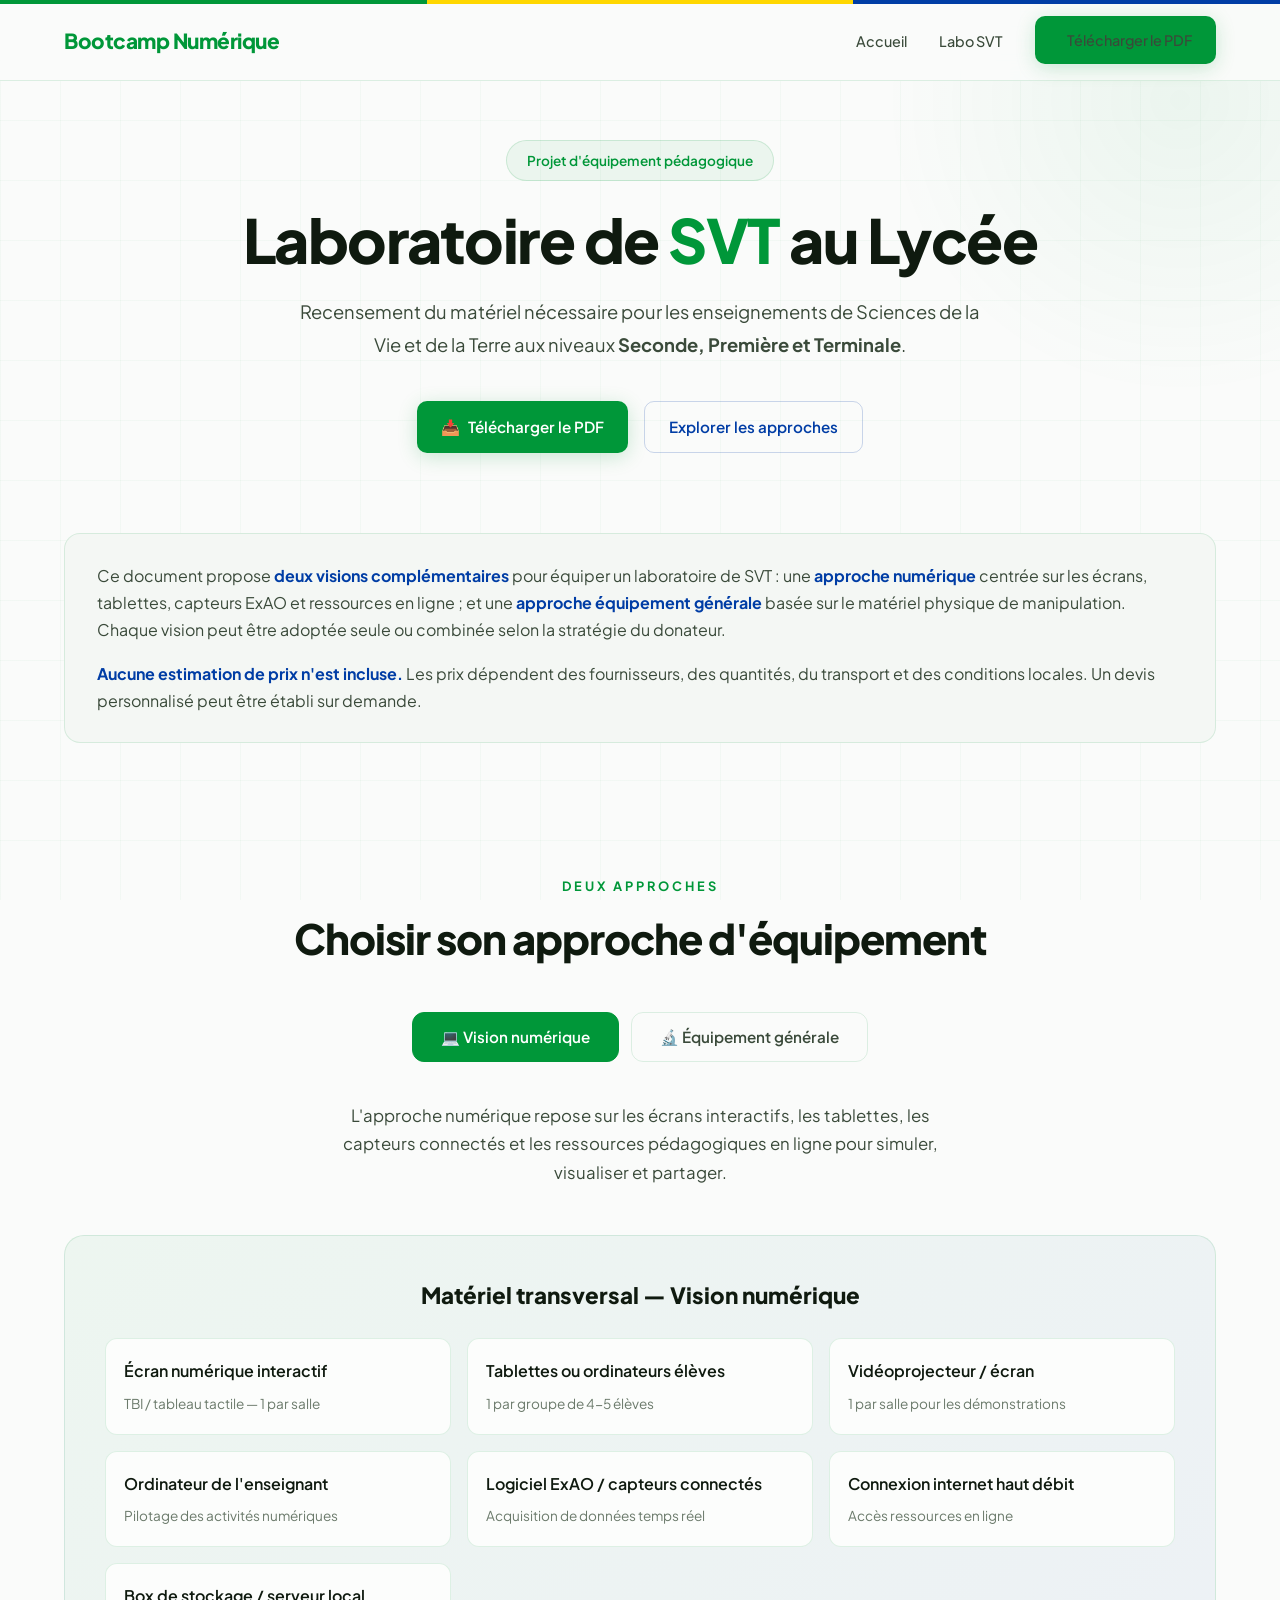
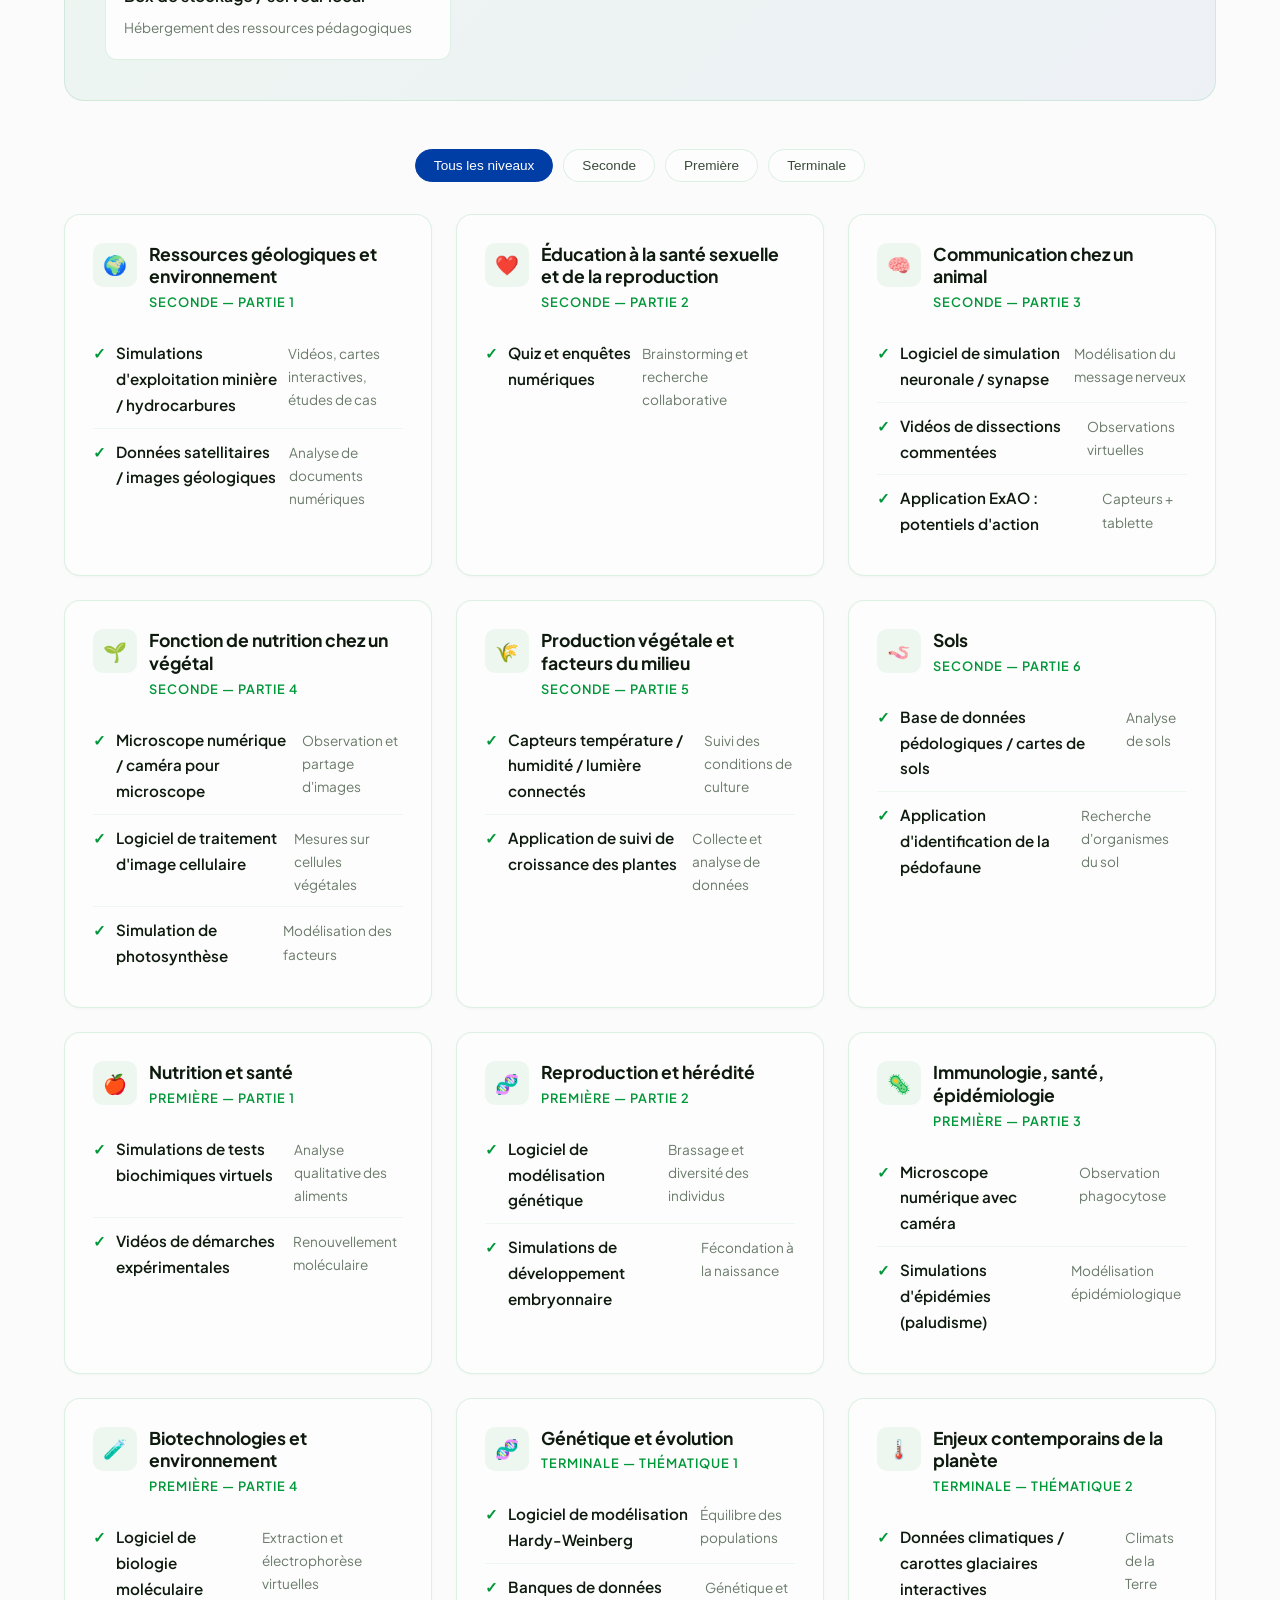
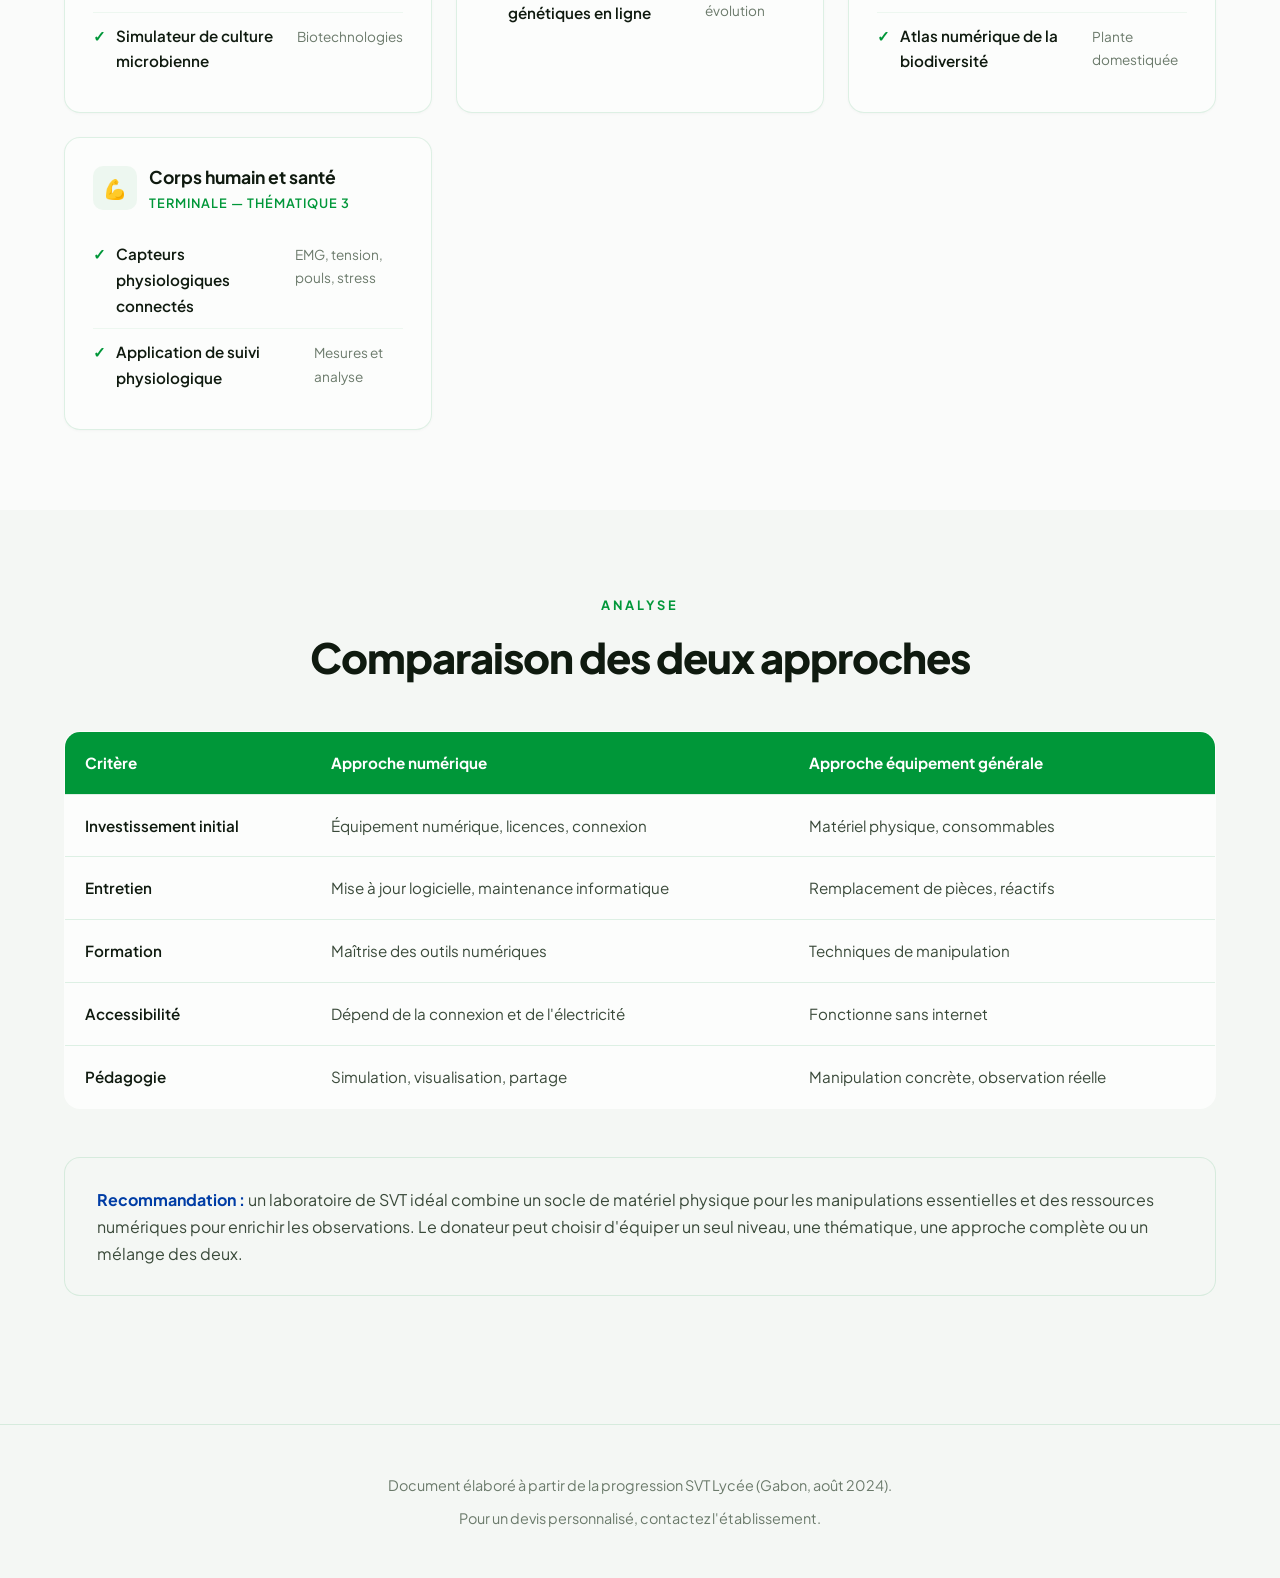
<file: projet-equipement-svt.html>
<!DOCTYPE html>
<html lang="fr">
<head>
    <meta charset="UTF-8">
    <meta name="viewport" content="width=device-width, initial-scale=1.0">
    <title>Projet d'équipement — Laboratoire SVT Lycée</title>
    <meta name="description" content="Recensement du matériel de laboratoire SVT pour les niveaux Seconde, Première et Terminale. Deux approches : numérique et équipement générale.">
    <link rel="preconnect" href="https://fonts.googleapis.com">
    <link href="https://fonts.googleapis.com/css2?family=Plus+Jakarta+Sans:wght@400;500;600;700;800&family=JetBrains+Mono:wght@500;600&display=swap" rel="stylesheet">
    <style>
        *, *::before, *::after { margin: 0; padding: 0; box-sizing: border-box; }

        :root {
            --gabon-vert: #009739;
            --gabon-vert-light: #00b844;
            --gabon-jaune: #FFD700;
            --gabon-bleu: #003DA5;
            --gabon-bleu-light: #1a56c4;
            --bg-primary: #fafbfa;
            --bg-secondary: #f4f7f4;
            --bg-card: #fcfdfc;
            --bg-card-hover: #f0f9f0;
            --accent: #009739;
            --text-primary: #0f1a0f;
            --text-secondary: #3a4a3a;
            --text-muted: #6b7a6b;
            --border: rgba(0, 151, 57, 0.12);
        }

        html { scroll-behavior: smooth; }

        body {
            font-family: 'Plus Jakarta Sans', -apple-system, sans-serif;
            background: var(--bg-primary);
            color: var(--text-primary);
            line-height: 1.7;
            overflow-x: hidden;
        }

        body::before {
            content: '';
            position: fixed; top: 0; left: 0; right: 0; height: 4px; z-index: 40;
            background: linear-gradient(90deg, var(--gabon-vert) 33.33%, var(--gabon-jaune) 33.33%, var(--gabon-jaune) 66.66%, var(--gabon-bleu) 66.66%);
        }

        .bg-grid {
            position: fixed; top: 0; left: 0; width: 100%; height: 100%;
            background-image:
                linear-gradient(rgba(0, 151, 57, 0.03) 1px, transparent 1px),
                linear-gradient(90deg, rgba(0, 151, 57, 0.03) 1px, transparent 1px);
            background-size: 60px 60px;
            z-index: 0; pointer-events: none;
        }

        .bg-glow {
            position: fixed; top: -200px; right: -200px; width: 600px; height: 600px;
            background: radial-gradient(circle, rgba(0, 151, 57, 0.06) 0%, transparent 70%);
            z-index: 0; pointer-events: none;
            animation: float 8s ease-in-out infinite;
        }

        @keyframes float {
            0%, 100% { transform: translate(0, 0); }
            50% { transform: translate(30px, -30px); }
        }

        .container { max-width: 1200px; margin: 0 auto; padding: 0 24px; position: relative; z-index: 1; }

        /* Navbar */
        .navbar {
            position: fixed; top: 0; left: 0; right: 0; z-index: 30;
            background: rgba(250, 251, 250, 0.92);
            backdrop-filter: blur(20px);
            border-bottom: 1px solid var(--border);
            padding: 16px 0;
        }

        .navbar .container {
            display: flex; align-items: center; justify-content: space-between;
        }

        .nav-brand {
            font-size: 1.3rem; font-weight: 800; letter-spacing: -0.5px;
            color: var(--gabon-vert); text-decoration: none;
        }

        .nav-links { display: flex; gap: 32px; list-style: none; align-items: center; }

        .nav-links a {
            color: var(--text-secondary); text-decoration: none; font-size: 0.9rem;
            font-weight: 500; transition: color 0.2s ease;
        }
        .nav-links a:hover { color: var(--gabon-vert); }

        .btn-primary {
            display: inline-flex; align-items: center; gap: 8px;
            background: var(--gabon-vert);
            color: white; padding: 12px 24px; border-radius: 10px;
            font-size: 0.95rem; font-weight: 600; text-decoration: none;
            border: none; cursor: pointer;
            transition: background 0.2s ease, transform 0.15s ease, box-shadow 0.2s ease;
            box-shadow: 0 4px 20px rgba(0, 151, 57, 0.2);
        }
        .btn-primary:hover { background: var(--gabon-vert-light); transform: translateY(-2px); box-shadow: 0 8px 30px rgba(0, 151, 57, 0.3); }
        .btn-primary:active { transform: scale(0.97); }

        .btn-secondary {
            display: inline-flex; align-items: center; gap: 8px;
            background: transparent; color: var(--gabon-bleu);
            padding: 12px 24px; border-radius: 10px;
            font-size: 0.95rem; font-weight: 600; text-decoration: none;
            border: 1px solid rgba(0, 61, 165, 0.2); cursor: pointer;
            transition: border-color 0.2s ease, background 0.2s ease, transform 0.15s ease;
        }
        .btn-secondary:hover { border-color: var(--gabon-bleu); background: rgba(0, 61, 165, 0.04); transform: translateY(-2px); }

        /* Hero */
        .hero {
            padding: 140px 0 80px;
            text-align: center;
        }

        .hero-badge {
            display: inline-flex; align-items: center; gap: 8px;
            background: rgba(0, 151, 57, 0.06); border: 1px solid rgba(0, 151, 57, 0.15);
            padding: 8px 20px; border-radius: 50px;
            font-size: 0.85rem; font-weight: 600; color: var(--gabon-vert);
            margin-bottom: 24px;
        }

        .hero h1 {
            font-size: clamp(2.2rem, 5vw, 3.8rem);
            font-weight: 800; line-height: 1.15; letter-spacing: -1.5px;
            margin-bottom: 20px;
            max-width: 800px; margin-left: auto; margin-right: auto;
        }

        .hero h1 .accent-word { color: var(--gabon-vert); }

        .hero-sub {
            font-size: clamp(1rem, 1.8vw, 1.15rem);
            color: var(--text-secondary); max-width: 700px; margin: 0 auto 40px;
            line-height: 1.8;
        }

        .hero-actions {
            display: flex; gap: 16px; justify-content: center; flex-wrap: wrap;
        }

        /* Sections */
        section { padding: 80px 0; }

        .section-header {
            text-align: center; margin-bottom: 48px;
        }

        .section-tag {
            display: inline-block; font-size: 0.8rem; font-weight: 700;
            text-transform: uppercase; letter-spacing: 3px;
            color: var(--gabon-vert); margin-bottom: 16px;
        }

        .section-title {
            font-size: clamp(1.8rem, 3.5vw, 2.6rem);
            font-weight: 800; letter-spacing: -1px; line-height: 1.2;
        }

        .section-desc {
            color: var(--text-secondary); max-width: 650px; margin: 16px auto 0;
            font-size: 1.05rem; line-height: 1.7;
        }

        /* Info box */
        .info-box {
            background: var(--bg-secondary);
            border: 1px solid var(--border);
            border-radius: 16px;
            padding: 28px 32px;
            margin-bottom: 48px;
        }

        .info-box p { color: var(--text-secondary); font-size: 1rem; line-height: 1.7; }
        .info-box strong { color: var(--gabon-bleu); }

        /* Tabs */
        .tabs {
            display: flex; gap: 12px; margin-bottom: 40px;
            flex-wrap: wrap; justify-content: center;
        }

        .tab {
            padding: 14px 28px;
            background: transparent;
            border: 1px solid var(--border);
            border-radius: 12px;
            color: var(--text-secondary);
            font-weight: 600; font-size: 0.95rem;
            font-family: 'Plus Jakarta Sans', sans-serif;
            cursor: pointer;
            transition: all 0.2s ease;
            text-align: center;
        }

        .tab.active {
            background: var(--gabon-vert);
            border-color: var(--gabon-vert);
            color: white;
        }
        .tab:not(.active):hover { border-color: var(--gabon-vert); color: var(--gabon-vert); }

        .tab-content { display: none; }
        .tab-content.active { display: block; animation: fadeIn 0.4s ease; }

        @keyframes fadeIn {
            from { opacity: 0; transform: translateY(10px); }
            to { opacity: 1; transform: translateY(0); }
        }

        /* Filter */
        .filter-bar {
            display: flex; gap: 10px; margin-bottom: 32px;
            flex-wrap: wrap; justify-content: center;
        }

        .filter-btn {
            padding: 8px 18px;
            background: var(--bg-card);
            border: 1px solid var(--border);
            border-radius: 50px;
            color: var(--text-secondary);
            font-weight: 500; font-size: 0.85rem;
            cursor: pointer;
            transition: all 0.2s ease;
        }

        .filter-btn.active {
            background: var(--gabon-bleu);
            border-color: var(--gabon-bleu);
            color: white;
        }
        .filter-btn:not(.active):hover { border-color: var(--gabon-bleu); color: var(--gabon-bleu); }

        /* Cards */
        .card-grid {
            display: grid; grid-template-columns: repeat(auto-fill, minmax(320px, 1fr));
            gap: 24px;
        }

        .card {
            background: var(--bg-card);
            border: 1px solid var(--border);
            border-radius: 16px;
            padding: 28px;
            transition: transform 0.3s ease, border-color 0.3s ease, box-shadow 0.3s ease;
            box-shadow: 0 1px 3px rgba(0,0,0,0.03);
        }

        .card:hover {
            border-color: rgba(0, 151, 57, 0.25);
            transform: translateY(-4px);
            box-shadow: 0 8px 24px rgba(0, 151, 57, 0.06);
        }

        .card.hidden { display: none; }

        .card-header {
            display: flex; align-items: flex-start; gap: 12px;
            margin-bottom: 16px;
        }

        .card-icon {
            width: 44px; height: 44px;
            background: rgba(0, 151, 57, 0.06);
            border-radius: 10px;
            display: flex; align-items: center; justify-content: center;
            font-size: 1.2rem; flex-shrink: 0;
        }

        .card-title {
            font-size: 1.1rem; font-weight: 700; line-height: 1.3;
            color: var(--text-primary);
        }

        .card-subtitle {
            font-size: 0.8rem; color: var(--gabon-vert); font-weight: 600;
            text-transform: uppercase; letter-spacing: 1px;
            margin-top: 4px;
        }

        .card-list {
            list-style: none;
        }

        .card-list li {
            display: flex; align-items: flex-start; gap: 10px;
            padding: 10px 0;
            border-bottom: 1px solid rgba(0, 151, 57, 0.06);
            font-size: 0.95rem;
            color: var(--text-secondary);
        }

        .card-list li:last-child { border-bottom: none; }

        .card-list li::before {
            content: '✓';
            color: var(--gabon-vert); font-weight: 700; flex-shrink: 0;
        }

        .item-name { font-weight: 600; color: var(--text-primary); }
        .item-meta { font-size: 0.85rem; color: var(--text-muted); display: block; margin-top: 2px; }

        /* Transversal banner */
        .transversal-banner {
            background: linear-gradient(135deg, rgba(0, 151, 57, 0.05) 0%, rgba(0, 61, 165, 0.05) 100%);
            border: 1px solid var(--border);
            border-radius: 20px;
            padding: 40px;
            margin-bottom: 48px;
        }

        .transversal-banner h3 {
            font-size: 1.4rem; font-weight: 800; margin-bottom: 24px;
            text-align: center;
        }

        .transversal-grid {
            display: grid; grid-template-columns: repeat(auto-fill, minmax(260px, 1fr));
            gap: 16px;
        }

        .transversal-item {
            background: var(--bg-card);
            border: 1px solid var(--border);
            border-radius: 12px;
            padding: 18px;
        }

        .transversal-item strong {
            display: block; color: var(--text-primary); font-weight: 600;
            margin-bottom: 4px;
        }

        .transversal-item span {
            font-size: 0.85rem; color: var(--text-muted);
        }

        /* Comparison */
        .comparison-table {
            width: 100%; border-collapse: collapse;
            background: var(--bg-card);
            border: 1px solid var(--border);
            border-radius: 16px;
            overflow: hidden;
        }

        .comparison-table th,
        .comparison-table td {
            padding: 18px 20px; text-align: left;
            border-bottom: 1px solid var(--border);
        }

        .comparison-table th {
            background: var(--gabon-vert); color: white;
            font-weight: 700; font-size: 0.95rem;
        }

        .comparison-table tr:last-child td { border-bottom: none; }

        .comparison-table td { color: var(--text-secondary); font-size: 0.95rem; }

        .comparison-table td:first-child { font-weight: 600; color: var(--text-primary); }

        /* Footer */
        footer {
            background: var(--bg-secondary);
            border-top: 1px solid var(--border);
            padding: 48px 0;
            text-align: center;
        }

        footer p { color: var(--text-muted); font-size: 0.9rem; }

        /* Responsive */
        @media (max-width: 768px) {
            .nav-links { display: none; }
            .hero { padding: 120px 0 60px; }
            section { padding: 60px 0; }
            .card-grid { grid-template-columns: 1fr; }
            .tabs { flex-direction: column; }
            .tab { width: 100%; }
            .comparison-table th, .comparison-table td { padding: 12px; font-size: 0.85rem; }
        }
    </style>
</head>
<body>
    <div class="bg-grid"></div>
    <div class="bg-glow"></div>

    <!-- Navbar -->
    <nav class="navbar">
        <div class="container">
            <a href="https://bootcamp.filtreexpert.org/" class="nav-brand">Bootcamp Numérique</a>
            <ul class="nav-links">
                <li><a href="https://bootcamp.filtreexpert.org/">Accueil</a></li>
                <li><a href="projet-equipement-svt.html">Labo SVT</a></li>
                <li><a href="materiel_labo_svt_v3.pdf" class="btn-primary" download><i class="fas fa-download"></i> Télécharger le PDF</a></li>
            </ul>
        </div>
    </nav>

    <!-- Hero -->
    <section class="hero">
        <div class="container">
            <div class="hero-badge">Projet d'équipement pédagogique</div>
            <h1>Laboratoire de <span class="accent-word">SVT</span> au Lycée</h1>
            <p class="hero-sub">
                Recensement du matériel nécessaire pour les enseignements de Sciences de la Vie et de la Terre
                aux niveaux <strong>Seconde, Première et Terminale</strong>.
            </p>
            <div class="hero-actions">
                <a href="materiel_labo_svt_v3.pdf" class="btn-primary" download>
                    <span>📥</span> Télécharger le PDF
                </a>
                <a href="#vision" class="btn-secondary">Explorer les approches</a>
            </div>
        </div>
    </section>

    <!-- Introduction -->
    <section style="padding-top: 0;">
        <div class="container">
            <div class="info-box">
                <p>
                    Ce document propose <strong>deux visions complémentaires</strong> pour équiper un laboratoire de SVT :
                    une <strong>approche numérique</strong> centrée sur les écrans, tablettes, capteurs ExAO et ressources en ligne ;
                    et une <strong>approche équipement générale</strong> basée sur le matériel physique de manipulation.
                    Chaque vision peut être adoptée seule ou combinée selon la stratégie du donateur.
                </p>
                <p style="margin-top: 16px;">
                    <strong>Aucune estimation de prix n'est incluse.</strong> Les prix dépendent des fournisseurs,
                    des quantités, du transport et des conditions locales. Un devis personnalisé peut être établi sur demande.
                </p>
            </div>
        </div>
    </section>

    <!-- Approches -->
    <section id="vision" style="padding-top: 0;">
        <div class="container">
            <div class="section-header">
                <span class="section-tag">Deux approches</span>
                <h2 class="section-title">Choisir son approche d'équipement</h2>
            </div>

            <div class="tabs" role="tablist">
                <button class="tab active" data-tab="numerique" role="tab" aria-selected="true">
                    💻 Vision numérique
                </button>
                <button class="tab" data-tab="equipement" role="tab" aria-selected="false">
                    🔬 Équipement générale
                </button>
            </div>

            <!-- VISION NUMÉRIQUE -->
            <div id="numerique" class="tab-content active">
                <div class="section-header">
                    <p class="section-desc">
                        L'approche numérique repose sur les écrans interactifs, les tablettes, les capteurs connectés
                        et les ressources pédagogiques en ligne pour simuler, visualiser et partager.
                    </p>
                </div>

                <div class="transversal-banner">
                    <h3>Matériel transversal — Vision numérique</h3>
                    <div class="transversal-grid">
                        <div class="transversal-item">
                            <strong>Écran numérique interactif</strong>
                            <span>TBI / tableau tactile — 1 par salle</span>
                        </div>
                        <div class="transversal-item">
                            <strong>Tablettes ou ordinateurs élèves</strong>
                            <span>1 par groupe de 4-5 élèves</span>
                        </div>
                        <div class="transversal-item">
                            <strong>Vidéoprojecteur / écran</strong>
                            <span>1 par salle pour les démonstrations</span>
                        </div>
                        <div class="transversal-item">
                            <strong>Ordinateur de l'enseignant</strong>
                            <span>Pilotage des activités numériques</span>
                        </div>
                        <div class="transversal-item">
                            <strong>Logiciel ExAO / capteurs connectés</strong>
                            <span>Acquisition de données temps réel</span>
                        </div>
                        <div class="transversal-item">
                            <strong>Connexion internet haut débit</strong>
                            <span>Accès ressources en ligne</span>
                        </div>
                        <div class="transversal-item">
                            <strong>Box de stockage / serveur local</strong>
                            <span>Hébergement des ressources pédagogiques</span>
                        </div>
                    </div>
                </div>

                <div class="filter-bar">
                    <button class="filter-btn active" data-filter="all">Tous les niveaux</button>
                    <button class="filter-btn" data-filter="seconde">Seconde</button>
                    <button class="filter-btn" data-filter="premiere">Première</button>
                    <button class="filter-btn" data-filter="terminale">Terminale</button>
                </div>

                <div class="card-grid" id="numerique-grid">
                    <div class="card" data-level="seconde">
                        <div class="card-header">
                            <div class="card-icon">🌍</div>
                            <div>
                                <div class="card-title">Ressources géologiques et environnement</div>
                                <div class="card-subtitle">Seconde — Partie 1</div>
                            </div>
                        </div>
                        <ul class="card-list">
                            <li><span class="item-name">Simulations d'exploitation minière / hydrocarbures</span><span class="item-meta">Vidéos, cartes interactives, études de cas</span></li>
                            <li><span class="item-name">Données satellitaires / images géologiques</span><span class="item-meta">Analyse de documents numériques</span></li>
                        </ul>
                    </div>

                    <div class="card" data-level="seconde">
                        <div class="card-header">
                            <div class="card-icon">❤️</div>
                            <div>
                                <div class="card-title">Éducation à la santé sexuelle et de la reproduction</div>
                                <div class="card-subtitle">Seconde — Partie 2</div>
                            </div>
                        </div>
                        <ul class="card-list">
                            <li><span class="item-name">Quiz et enquêtes numériques</span><span class="item-meta">Brainstorming et recherche collaborative</span></li>
                        </ul>
                    </div>

                    <div class="card" data-level="seconde">
                        <div class="card-header">
                            <div class="card-icon">🧠</div>
                            <div>
                                <div class="card-title">Communication chez un animal</div>
                                <div class="card-subtitle">Seconde — Partie 3</div>
                            </div>
                        </div>
                        <ul class="card-list">
                            <li><span class="item-name">Logiciel de simulation neuronale / synapse</span><span class="item-meta">Modélisation du message nerveux</span></li>
                            <li><span class="item-name">Vidéos de dissections commentées</span><span class="item-meta">Observations virtuelles</span></li>
                            <li><span class="item-name">Application ExAO : potentiels d'action</span><span class="item-meta">Capteurs + tablette</span></li>
                        </ul>
                    </div>

                    <div class="card" data-level="seconde">
                        <div class="card-header">
                            <div class="card-icon">🌱</div>
                            <div>
                                <div class="card-title">Fonction de nutrition chez un végétal</div>
                                <div class="card-subtitle">Seconde — Partie 4</div>
                            </div>
                        </div>
                        <ul class="card-list">
                            <li><span class="item-name">Microscope numérique / caméra pour microscope</span><span class="item-meta">Observation et partage d'images</span></li>
                            <li><span class="item-name">Logiciel de traitement d'image cellulaire</span><span class="item-meta">Mesures sur cellules végétales</span></li>
                            <li><span class="item-name">Simulation de photosynthèse</span><span class="item-meta">Modélisation des facteurs</span></li>
                        </ul>
                    </div>

                    <div class="card" data-level="seconde">
                        <div class="card-header">
                            <div class="card-icon">🌾</div>
                            <div>
                                <div class="card-title">Production végétale et facteurs du milieu</div>
                                <div class="card-subtitle">Seconde — Partie 5</div>
                            </div>
                        </div>
                        <ul class="card-list">
                            <li><span class="item-name">Capteurs température / humidité / lumière connectés</span><span class="item-meta">Suivi des conditions de culture</span></li>
                            <li><span class="item-name">Application de suivi de croissance des plantes</span><span class="item-meta">Collecte et analyse de données</span></li>
                        </ul>
                    </div>

                    <div class="card" data-level="seconde">
                        <div class="card-header">
                            <div class="card-icon">🪱</div>
                            <div>
                                <div class="card-title">Sols</div>
                                <div class="card-subtitle">Seconde — Partie 6</div>
                            </div>
                        </div>
                        <ul class="card-list">
                            <li><span class="item-name">Base de données pédologiques / cartes de sols</span><span class="item-meta">Analyse de sols</span></li>
                            <li><span class="item-name">Application d'identification de la pédofaune</span><span class="item-meta">Recherche d'organismes du sol</span></li>
                        </ul>
                    </div>

                    <div class="card" data-level="premiere">
                        <div class="card-header">
                            <div class="card-icon">🍎</div>
                            <div>
                                <div class="card-title">Nutrition et santé</div>
                                <div class="card-subtitle">Première — Partie 1</div>
                            </div>
                        </div>
                        <ul class="card-list">
                            <li><span class="item-name">Simulations de tests biochimiques virtuels</span><span class="item-meta">Analyse qualitative des aliments</span></li>
                            <li><span class="item-name">Vidéos de démarches expérimentales</span><span class="item-meta">Renouvellement moléculaire</span></li>
                        </ul>
                    </div>

                    <div class="card" data-level="premiere">
                        <div class="card-header">
                            <div class="card-icon">🧬</div>
                            <div>
                                <div class="card-title">Reproduction et hérédité</div>
                                <div class="card-subtitle">Première — Partie 2</div>
                            </div>
                        </div>
                        <ul class="card-list">
                            <li><span class="item-name">Logiciel de modélisation génétique</span><span class="item-meta">Brassage et diversité des individus</span></li>
                            <li><span class="item-name">Simulations de développement embryonnaire</span><span class="item-meta">Fécondation à la naissance</span></li>
                        </ul>
                    </div>

                    <div class="card" data-level="premiere">
                        <div class="card-header">
                            <div class="card-icon">🦠</div>
                            <div>
                                <div class="card-title">Immunologie, santé, épidémiologie</div>
                                <div class="card-subtitle">Première — Partie 3</div>
                            </div>
                        </div>
                        <ul class="card-list">
                            <li><span class="item-name">Microscope numérique avec caméra</span><span class="item-meta">Observation phagocytose</span></li>
                            <li><span class="item-name">Simulations d'épidémies (paludisme)</span><span class="item-meta">Modélisation épidémiologique</span></li>
                        </ul>
                    </div>

                    <div class="card" data-level="premiere">
                        <div class="card-header">
                            <div class="card-icon">🧪</div>
                            <div>
                                <div class="card-title">Biotechnologies et environnement</div>
                                <div class="card-subtitle">Première — Partie 4</div>
                            </div>
                        </div>
                        <ul class="card-list">
                            <li><span class="item-name">Logiciel de biologie moléculaire</span><span class="item-meta">Extraction et électrophorèse virtuelles</span></li>
                            <li><span class="item-name">Simulateur de culture microbienne</span><span class="item-meta">Biotechnologies</span></li>
                        </ul>
                    </div>

                    <div class="card" data-level="terminale">
                        <div class="card-header">
                            <div class="card-icon">🧬</div>
                            <div>
                                <div class="card-title">Génétique et évolution</div>
                                <div class="card-subtitle">Terminale — Thématique 1</div>
                            </div>
                        </div>
                        <ul class="card-list">
                            <li><span class="item-name">Logiciel de modélisation Hardy-Weinberg</span><span class="item-meta">Équilibre des populations</span></li>
                            <li><span class="item-name">Banques de données génétiques en ligne</span><span class="item-meta">Génétique et évolution</span></li>
                        </ul>
                    </div>

                    <div class="card" data-level="terminale">
                        <div class="card-header">
                            <div class="card-icon">🌡️</div>
                            <div>
                                <div class="card-title">Enjeux contemporains de la planète</div>
                                <div class="card-subtitle">Terminale — Thématique 2</div>
                            </div>
                        </div>
                        <ul class="card-list">
                            <li><span class="item-name">Données climatiques / carottes glaciaires interactives</span><span class="item-meta">Climats de la Terre</span></li>
                            <li><span class="item-name">Atlas numérique de la biodiversité</span><span class="item-meta">Plante domestiquée</span></li>
                        </ul>
                    </div>

                    <div class="card" data-level="terminale">
                        <div class="card-header">
                            <div class="card-icon">💪</div>
                            <div>
                                <div class="card-title">Corps humain et santé</div>
                                <div class="card-subtitle">Terminale — Thématique 3</div>
                            </div>
                        </div>
                        <ul class="card-list">
                            <li><span class="item-name">Capteurs physiologiques connectés</span><span class="item-meta">EMG, tension, pouls, stress</span></li>
                            <li><span class="item-name">Application de suivi physiologique</span><span class="item-meta">Mesures et analyse</span></li>
                        </ul>
                    </div>
                </div>
            </div>

            <!-- VISION ÉQUIPEMENT GÉNÉRALE -->
            <div id="equipement" class="tab-content">
                <div class="section-header">
                    <p class="section-desc">
                        L'approche équipement générale repose sur du matériel physique : microscopes, verrerie, réactifs,
                        capteurs manuels, modèles anatomiques. Elle privilégie la manipulation directe et l'observation réelle.
                    </p>
                </div>

                <div class="transversal-banner">
                    <h3>Matériel transversal — Équipement générale</h3>
                    <div class="transversal-grid">
                        <div class="transversal-item"><strong>Kit sécurité chimie</strong><span>Gants, lunettes, tabliers — par groupe</span></div>
                        <div class="transversal-item"><strong>Extincteur CO2</strong><span>1-2 par salle</span></div>
                        <div class="transversal-item"><strong>Kit premiers secours</strong><span>1 par salle</span></div>
                        <div class="transversal-item"><strong>Microscope optique 40x-400x</strong><span>1 par binôme</span></div>
                        <div class="transversal-item"><strong>Microscope optique 40x-1000x</strong><span>En complément</span></div>
                        <div class="transversal-item"><strong>Loupe botaniste 10x</strong><span>1 par binôme</span></div>
                        <div class="transversal-item"><strong>Lames et lamelles</strong><span>Stock annuel</span></div>
                        <div class="transversal-item"><strong>Verrerie de base</strong><span>Béchers, éprouvettes, entonnoirs — par groupe</span></div>
                        <div class="transversal-item"><strong>Pipettes graduées</strong><span>Par groupe</span></div>
                        <div class="transversal-item"><strong>Tubes à essai et rack</strong><span>Par groupe</span></div>
                        <div class="transversal-item"><strong>Boîtes de Pétri</strong><span>Par groupe</span></div>
                        <div class="transversal-item"><strong>pH-mètre stylo</strong><span>1 par groupe</span></div>
                        <div class="transversal-item"><strong>Pèse-électronique 500 g × 0,1 g</strong><span>1 par groupe</span></div>
                        <div class="transversal-item"><strong>Thermomètre</strong><span>Par groupe</span></div>
                        <div class="transversal-item"><strong>Colorants et réactifs</strong><span>Lugol, bleu de méthylène, Bénédict, Biuret — stock annuel</span></div>
                        <div class="transversal-item"><strong>Étagères de rangement</strong><span>Par salle</span></div>
                        <div class="transversal-item"><strong>Tableaux blancs / paperboard</strong><span>Par salle</span></div>
                    </div>
                </div>

                <div class="filter-bar">
                    <button class="filter-btn active" data-filter="all">Tous les niveaux</button>
                    <button class="filter-btn" data-filter="seconde">Seconde</button>
                    <button class="filter-btn" data-filter="premiere">Première</button>
                    <button class="filter-btn" data-filter="terminale">Terminale</button>
                </div>

                <div class="card-grid" id="equipement-grid">
                    <div class="card" data-level="seconde">
                        <div class="card-header">
                            <div class="card-icon">🌍</div>
                            <div>
                                <div class="card-title">Ressources géologiques et environnement</div>
                                <div class="card-subtitle">Seconde — Partie 1</div>
                            </div>
                        </div>
                        <ul class="card-list">
                            <li><span class="item-name">Échantillons de roches et minéraux</span><span class="item-meta">Set de démonstration</span></li>
                            <li><span class="item-name">Cartes géologiques</span><span class="item-meta">Jeu par groupe</span></li>
                            <li><span class="item-name">Kit analyse de l'eau</span><span class="item-meta">Par groupe</span></li>
                        </ul>
                    </div>

                    <div class="card" data-level="seconde">
                        <div class="card-header">
                            <div class="card-icon">❤️</div>
                            <div>
                                <div class="card-title">Éducation à la santé sexuelle et de la reproduction</div>
                                <div class="card-subtitle">Seconde — Partie 2</div>
                            </div>
                        </div>
                        <ul class="card-list">
                            <li><span class="item-name">Papier kraft / grandes feuilles</span><span class="item-meta">Par classe</span></li>
                            <li><span class="item-name">Marqueurs couleurs</span><span class="item-meta">Par groupe</span></li>
                        </ul>
                    </div>

                    <div class="card" data-level="seconde">
                        <div class="card-header">
                            <div class="card-icon">🧠</div>
                            <div>
                                <div class="card-title">Communication chez un animal</div>
                                <div class="card-subtitle">Seconde — Partie 3</div>
                            </div>
                        </div>
                        <ul class="card-list">
                            <li><span class="item-name">Modèle anatomique cerveau / moelle épinière</span><span class="item-meta">Démonstration</span></li>
                            <li><span class="item-name">Kit dissection</span><span class="item-meta">Scalpel, ciseaux, pinces, aiguilles — par élève</span></li>
                            <li><span class="item-name">Plateau de dissection</span><span class="item-meta">Par élève</span></li>
                            <li><span class="item-name">Spécimens conservés</span><span class="item-meta">Grenouilles, poissons, crevettes — stock annuel</span></li>
                        </ul>
                    </div>

                    <div class="card" data-level="seconde">
                        <div class="card-header">
                            <div class="card-icon">🌱</div>
                            <div>
                                <div class="card-title">Fonction de nutrition chez un végétal</div>
                                <div class="card-subtitle">Seconde — Partie 4</div>
                            </div>
                        </div>
                        <ul class="card-list">
                            <li><span class="item-name">Lames prêtes : cellules végétales</span><span class="item-meta">Par groupe</span></li>
                            <li><span class="item-name">Kit culture hors sol</span><span class="item-meta">Par groupe</span></li>
                            <li><span class="item-name">Lampe de croissance / LED</span><span class="item-meta">Par groupe</span></li>
                        </ul>
                    </div>

                    <div class="card" data-level="seconde">
                        <div class="card-header">
                            <div class="card-icon">🌾</div>
                            <div>
                                <div class="card-title">Production végétale et facteurs du milieu</div>
                                <div class="card-subtitle">Seconde — Partie 5</div>
                            </div>
                        </div>
                        <ul class="card-list">
                            <li><span class="item-name">Potomètre</span><span class="item-meta">Par groupe</span></li>
                            <li><span class="item-name">Kit culture in vitro</span><span class="item-meta">Par groupe</span></li>
                            <li><span class="item-name">Étuve / incubateur</span><span class="item-meta">Par salle</span></li>
                            <li><span class="item-name">Autoclave / stérilisateur</span><span class="item-meta">Par salle</span></li>
                            <li><span class="item-name">Plantes (laitue, épinard)</span><span class="item-meta">Consommable</span></li>
                            <li><span class="item-name">Bicarbonate de soude</span><span class="item-meta">Source de CO2 — consommable</span></li>
                        </ul>
                    </div>

                    <div class="card" data-level="seconde">
                        <div class="card-header">
                            <div class="card-icon">🪱</div>
                            <div>
                                <div class="card-title">Sols</div>
                                <div class="card-subtitle">Seconde — Partie 6</div>
                            </div>
                        </div>
                        <ul class="card-list">
                            <li><span class="item-name">Tarière / sonde à sol</span><span class="item-meta">Par salle</span></li>
                            <li><span class="item-name">Kit test de sol</span><span class="item-meta">Par groupe</span></li>
                            <li><span class="item-name">Étamis / tamis à sol</span><span class="item-meta">Par salle</span></li>
                            <li><span class="item-name">Outils de jardinage</span><span class="item-meta">Par groupe</span></li>
                        </ul>
                    </div>

                    <div class="card" data-level="premiere">
                        <div class="card-header">
                            <div class="card-icon">🍎</div>
                            <div>
                                <div class="card-title">Nutrition et santé</div>
                                <div class="card-subtitle">Première — Partie 1</div>
                            </div>
                        </div>
                        <ul class="card-list">
                            <li><span class="item-name">Bain-marie / chauffe-ballon</span><span class="item-meta">Par salle</span></li>
                            <li><span class="item-name">Modèle alimentation / modèle digestif</span><span class="item-meta">Démonstration</span></li>
                        </ul>
                    </div>

                    <div class="card" data-level="premiere">
                        <div class="card-header">
                            <div class="card-icon">🧬</div>
                            <div>
                                <div class="card-title">Reproduction et hérédité</div>
                                <div class="card-subtitle">Première — Partie 2</div>
                            </div>
                        </div>
                        <ul class="card-list">
                            <li><span class="item-name">Modèle anatomique utérus / fœtus</span><span class="item-meta">Démonstration</span></li>
                            <li><span class="item-name">Jeu de pièces / jetons génétiques</span><span class="item-meta">Par groupe</span></li>
                        </ul>
                    </div>

                    <div class="card" data-level="premiere">
                        <div class="card-header">
                            <div class="card-icon">🦠</div>
                            <div>
                                <div class="card-title">Immunologie, santé, épidémiologie</div>
                                <div class="card-subtitle">Première — Partie 3</div>
                            </div>
                        </div>
                        <ul class="card-list">
                            <li><span class="item-name">Lames prêtes : Plasmodium / paludisme</span><span class="item-meta">Par groupe</span></li>
                            <li><span class="item-name">Colorants pour cytologie</span><span class="item-meta">Stock annuel</span></li>
                        </ul>
                    </div>

                    <div class="card" data-level="premiere">
                        <div class="card-header">
                            <div class="card-icon">🧪</div>
                            <div>
                                <div class="card-title">Biotechnologies et environnement</div>
                                <div class="card-subtitle">Première — Partie 4</div>
                            </div>
                        </div>
                        <ul class="card-list">
                            <li><span class="item-name">Électrophorèse horizontale mini + alimentation</span><span class="item-meta">Par salle</span></li>
                            <li><span class="item-name">Micropipettes</span><span class="item-meta">Par groupe</span></li>
                            <li><span class="item-name">Kit extraction d'ADN</span><span class="item-meta">Par groupe</span></li>
                            <li><span class="item-name">Boucle d'ensemencement stérile</span><span class="item-meta">Par groupe</span></li>
                        </ul>
                    </div>

                    <div class="card" data-level="terminale">
                        <div class="card-header">
                            <div class="card-icon">🧬</div>
                            <div>
                                <div class="card-title">Génétique et évolution</div>
                                <div class="card-subtitle">Terminale — Thématique 1</div>
                            </div>
                        </div>
                        <ul class="card-list">
                            <li><span class="item-name">Jeu de cartes / jetons allèles</span><span class="item-meta">Par groupe</span></li>
                            <li><span class="item-name">Collection de roches et fossiles</span><span class="item-meta">Démonstration</span></li>
                            <li><span class="item-name">Loupe binoculaire de terrain</span><span class="item-meta">Par groupe</span></li>
                        </ul>
                    </div>

                    <div class="card" data-level="terminale">
                        <div class="card-header">
                            <div class="card-icon">🌡️</div>
                            <div>
                                <div class="card-title">Enjeux contemporains de la planète</div>
                                <div class="card-subtitle">Terminale — Thématique 2</div>
                            </div>
                        </div>
                        <ul class="card-list">
                            <li><span class="item-name">Modèles de carottes glaciaires</span><span class="item-meta">Démonstration</span></li>
                            <li><span class="item-name">Graines variétés anciennes / modernes</span><span class="item-meta">Par groupe</span></li>
                            <li><span class="item-name">Matériel de culture (pots, terreau)</span><span class="item-meta">Par groupe</span></li>
                        </ul>
                    </div>

                    <div class="card" data-level="terminale">
                        <div class="card-header">
                            <div class="card-icon">💪</div>
                            <div>
                                <div class="card-title">Corps humain et santé</div>
                                <div class="card-subtitle">Terminale — Thématique 3</div>
                            </div>
                        </div>
                        <ul class="card-list">
                            <li><span class="item-name">Marteau à réflexe</span><span class="item-meta">Par groupe</span></li>
                            <li><span class="item-name">Dynamomètre manuel</span><span class="item-meta">Par groupe</span></li>
                            <li><span class="item-name">Stéthoscope</span><span class="item-meta">Par groupe</span></li>
                            <li><span class="item-name">Tensiomètre manuel</span><span class="item-meta">Par salle</span></li>
                            <li><span class="item-name">Thermomètre clinique</span><span class="item-meta">Par groupe</span></li>
                            <li><span class="item-name">Capteurs EMG / ExAO</span><span class="item-meta">Option — par salle</span></li>
                        </ul>
                    </div>
                </div>
            </div>
        </div>
    </section>

    <!-- Comparaison -->
    <section style="background: var(--bg-secondary);">
        <div class="container">
            <div class="section-header">
                <span class="section-tag">Analyse</span>
                <h2 class="section-title">Comparaison des deux approches</h2>
            </div>

            <table class="comparison-table">
                <thead>
                    <tr>
                        <th>Critère</th>
                        <th>Approche numérique</th>
                        <th>Approche équipement générale</th>
                    </tr>
                </thead>
                <tbody>
                    <tr>
                        <td>Investissement initial</td>
                        <td>Équipement numérique, licences, connexion</td>
                        <td>Matériel physique, consommables</td>
                    </tr>
                    <tr>
                        <td>Entretien</td>
                        <td>Mise à jour logicielle, maintenance informatique</td>
                        <td>Remplacement de pièces, réactifs</td>
                    </tr>
                    <tr>
                        <td>Formation</td>
                        <td>Maîtrise des outils numériques</td>
                        <td>Techniques de manipulation</td>
                    </tr>
                    <tr>
                        <td>Accessibilité</td>
                        <td>Dépend de la connexion et de l'électricité</td>
                        <td>Fonctionne sans internet</td>
                    </tr>
                    <tr>
                        <td>Pédagogie</td>
                        <td>Simulation, visualisation, partage</td>
                        <td>Manipulation concrète, observation réelle</td>
                    </tr>
                </tbody>
            </table>

            <div class="info-box" style="margin-top: 48px;">
                <p><strong>Recommandation :</strong> un laboratoire de SVT idéal combine un socle de matériel physique pour les manipulations essentielles et des ressources numériques pour enrichir les observations. Le donateur peut choisir d'équiper un seul niveau, une thématique, une approche complète ou un mélange des deux.</p>
            </div>
        </div>
    </section>

    <!-- Footer -->
    <footer>
        <div class="container">
            <p>Document élaboré à partir de la progression SVT Lycée (Gabon, août 2024).</p>
            <p style="margin-top: 8px;">Pour un devis personnalisé, contactez l'établissement.</p>
        </div>
    </footer>

    <script>
        // Gestion des onglets
        document.querySelectorAll('.tab').forEach(tab => {
            tab.addEventListener('click', () => {
                const target = tab.dataset.tab;

                document.querySelectorAll('.tab').forEach(t => {
                    t.classList.remove('active');
                    t.setAttribute('aria-selected', 'false');
                });
                tab.classList.add('active');
                tab.setAttribute('aria-selected', 'true');

                document.querySelectorAll('.tab-content').forEach(c => c.classList.remove('active'));
                document.getElementById(target).classList.add('active');

                // Réinitialiser les filtres
                document.querySelectorAll('.filter-btn').forEach(b => b.classList.remove('active'));
                document.querySelectorAll('.filter-btn[data-filter="all"]').forEach(b => b.classList.add('active'));
                filterCards(target, 'all');
            });
        });

        // Gestion des filtres par niveau
        document.querySelectorAll('.filter-btn').forEach(btn => {
            btn.addEventListener('click', () => {
                const filter = btn.dataset.filter;
                const activeTab = document.querySelector('.tab.active').dataset.tab;

                btn.parentElement.querySelectorAll('.filter-btn').forEach(b => b.classList.remove('active'));
                btn.classList.add('active');

                filterCards(activeTab, filter);
            });
        });

        function filterCards(tabId, filter) {
            const grid = document.getElementById(tabId + '-grid');
            const cards = grid.querySelectorAll('.card');

            cards.forEach(card => {
                if (filter === 'all' || card.dataset.level === filter) {
                    card.classList.remove('hidden');
                } else {
                    card.classList.add('hidden');
                }
            });
        }
    </script>
</body>
</html>
</file>
